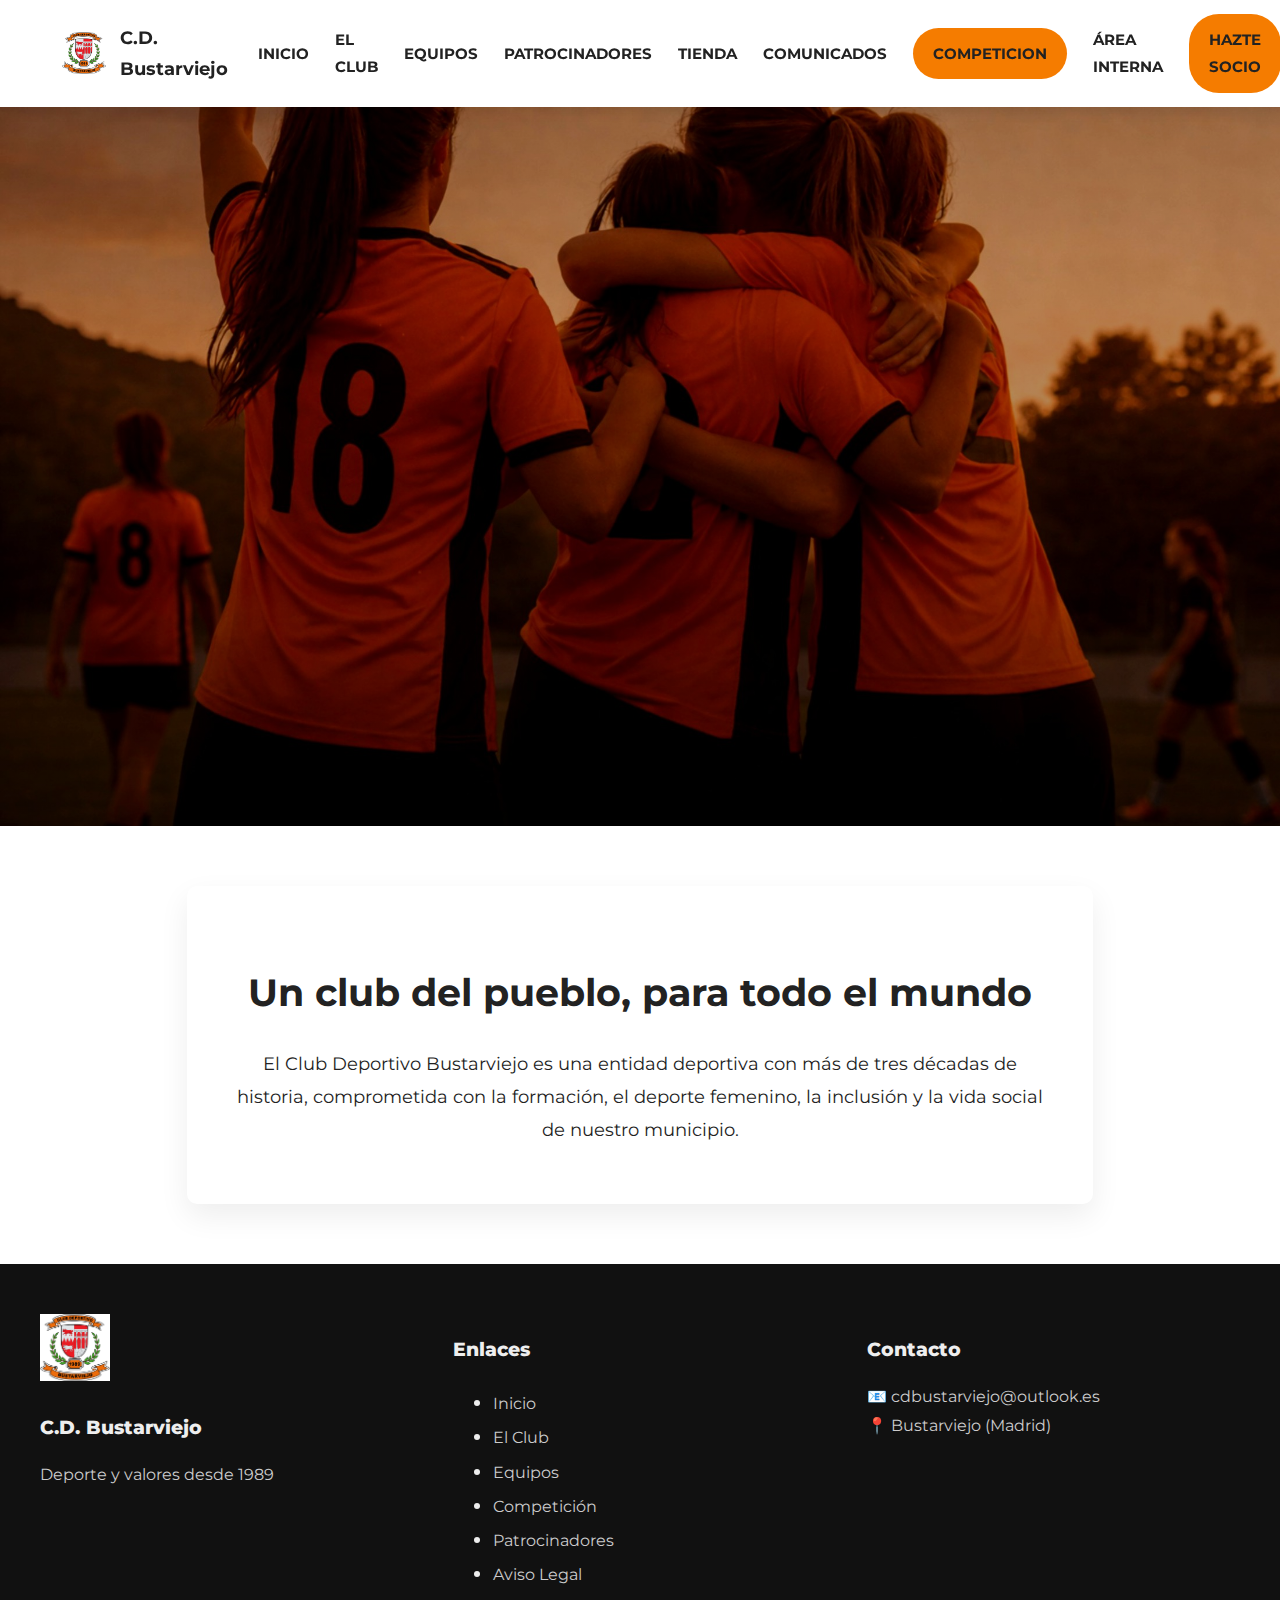
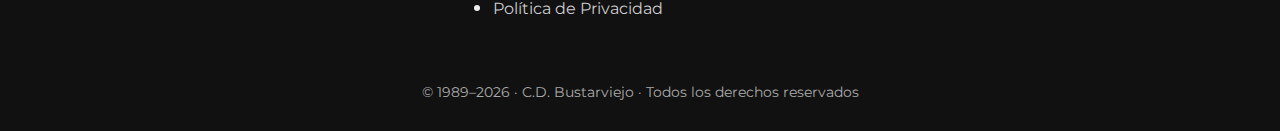
<file: index.html>
<!DOCTYPE html>
<html lang="es">
<head>
  <meta charset="UTF-8">
  <meta name="viewport" content="width=device-width, initial-scale=1.0">
  <title>C.D. Bustarviejo</title>

  <link href="https://fonts.googleapis.com/css2?family=Montserrat:wght@500;600;700&display=swap" rel="stylesheet">
  <link rel="stylesheet" href="css/styles.css">
</head>

<body>

<header class="header">
  <div class="header-contenido">

    <div class="logo">
      <img src="img/escudo.png" alt="Escudo C.D. Bustarviejo">
      <span>C.D. Bustarviejo</span>
    </div>

    <button class="menu-toggle" aria-label="Abrir menú">☰</button>

    <nav class="menu">
      <a href="index.html">Inicio</a>
      <a href="el-club.html">El Club</a>
      <a href="equipos.html">Equipos</a>
      <a href="patrocinadores.html">Patrocinadores</a>
      <a href="tienda.html">Tienda</a>
      <a href="comunicados.html">Comunicados</a>
     <a class="btn-menu" target="_blank"
         href="https://base44.app/api/apps/6992c6be619d2da592897991/functions/publicData">
      Competicion
      </a>
      <a href="area-interna.html">Área interna</a>
      <a class="btn-menu" target="_blank"
         href="https://alta-socio.vercel.app/alta-socio.html?ref=9TB4YE">
        Hazte socio
      </a>
    </nav>

  </div>
</header>

<!-- HERO -->
<section class="hero">
  <div class="contenido">
    <img class="escudo-grande" src="img/escudo.png" alt="Escudo">
    <h1>Club Deportivo Bustarviejo</h1>
    <p class="subtitulo">Deporte, valores y comunidad</p>

  <div class="botones-hero">
  <a class="btn principal"
     target="_blank"
     href="https://alta-socio.vercel.app/alta-socio.html?ref=9TB4YE">
    Hazte socio
  </a>

  <a class="btn secundario"
     target="_blank"
     href="https://alta-socio.vercel.app/jugadores.html">
    Nuevos jugadores
  </a>

<a class="btn secundario"
   target="_blank"
   href="https://base44.app/api/apps/6992c6be619d2da592897991/functions/publicData">
   Competición
</a>
</div>

    <p style="margin-top:30px; font-weight:600; opacity:0.9;">
      Síguenos en redes sociales
    </p>
<div class="redes-hero">
  <a href="https://www.facebook.com/cdbustarviejo/" target="_blank" aria-label="Facebook">
    <svg viewBox="0 0 24 24">
      <path fill="currentColor"
        d="M22 12a10 10 0 1 0-11.6 9.9v-7H8v-2.9h2.4V9.8c0-2.4 1.4-3.7 3.6-3.7
           1 0 2 .1 2 .1v2.3h-1.1c-1.1 0-1.4.7-1.4 1.4v1.7H16l-.4
           2.9h-2.3v7A10 10 0 0 0 22 12z"/>
    </svg>
  </a>

  <a href="https://www.instagram.com/cdbustarviejo/" target="_blank" aria-label="Instagram">
    <svg viewBox="0 0 24 24">
      <path fill="currentColor"
        d="M7 2C4.2 2 2 4.2 2 7v10c0 2.8 2.2 5 5 5h10c2.8 0 5-2.2
           5-5V7c0-2.8-2.2-5-5-5H7zm10 2c1.7 0 3 1.3 3
           3v10c0 1.7-1.3 3-3 3H7c-1.7 0-3-1.3-3-3V7c0-1.7
           1.3-3 3-3h10zM12 7.5A4.5 4.5 0 1 0 16.5 12
           4.5 4.5 0 0 0 12 7.5z"/>
    </svg>
  </a>
</div>

</section>

<!-- CONTENIDO -->
<section class="contenido-mejorado">
  <section class="bloque-texto" style="text-align:center;">
    <h2>Un club del pueblo, para todo el mundo</h2>
    <p>
      El Club Deportivo Bustarviejo es una entidad deportiva con más de tres décadas
      de historia, comprometida con la formación, el deporte femenino, la inclusión
      y la vida social de nuestro municipio.
    </p>
  </section>
</section>

<!-- FOOTER -->
<footer class="footer">
  <div class="footer-contenido">

    <div class="footer-col">
      <img src="img/escudo.png" class="footer-logo" alt="Escudo">
      <p class="footer-titulo">C.D. Bustarviejo</p>
      <p class="footer-texto">Deporte y valores desde 1989</p>
    </div>

    <div class="footer-col">
      <p class="footer-titulo">Enlaces</p>
      <ul class="footer-links">
        <li><a href="index.html">Inicio</a></li>
        <li><a href="el-club.html">El Club</a></li>
        <li><a href="equipos.html">Equipos</a></li>
<li>
  <a href="https://base44.app/api/apps/6992c6be619d2da592897991/functions/publicData"
     target="_blank"
     rel="noopener">
     Competición
  </a>
</li>
        <li><a href="patrocinadores.html">Patrocinadores</a></li>
        <li><a href="aviso-legal.html">Aviso Legal</a></li>
        <li><a href="privacidad.html">Política de Privacidad</a></li>
      </ul>
    </div>

    <div class="footer-col">
      <p class="footer-titulo">Contacto</p>
      <p class="footer-texto">
        📧 <a href="mailto:cdbustarviejo@outlook.es">cdbustarviejo@outlook.es</a><br>
        📍 Bustarviejo (Madrid)
      </p>
    </div>

  </div>

  <div class="footer-copy">
    © 1989–2026 · C.D. Bustarviejo · Todos los derechos reservados
  </div>
</footer>

<script>
  document.addEventListener('DOMContentLoaded', function () {
    const toggle = document.querySelector('.menu-toggle');
    const menu = document.querySelector('.menu');

    if (toggle && menu) {
      toggle.addEventListener('click', function () {
        menu.classList.toggle('activo');
      });
    }
  });
</script>

</body>
</html>
</file>
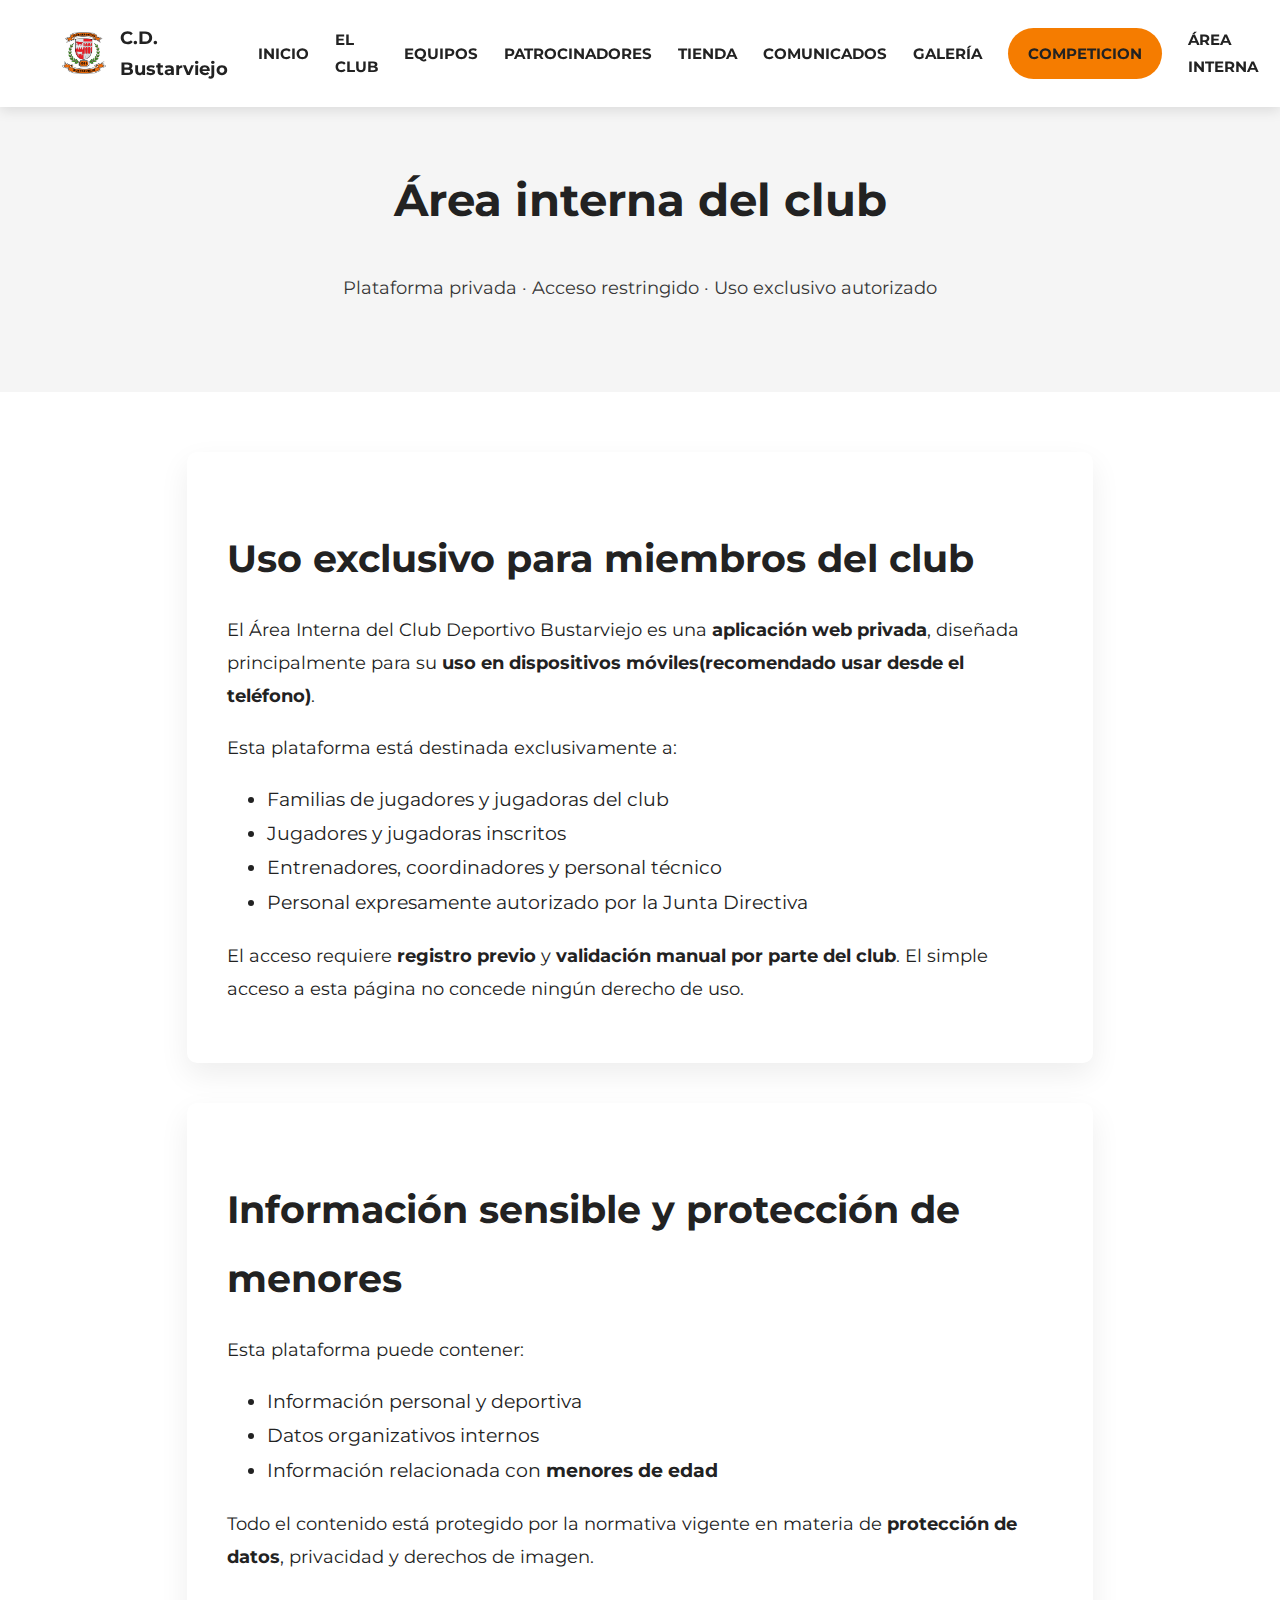
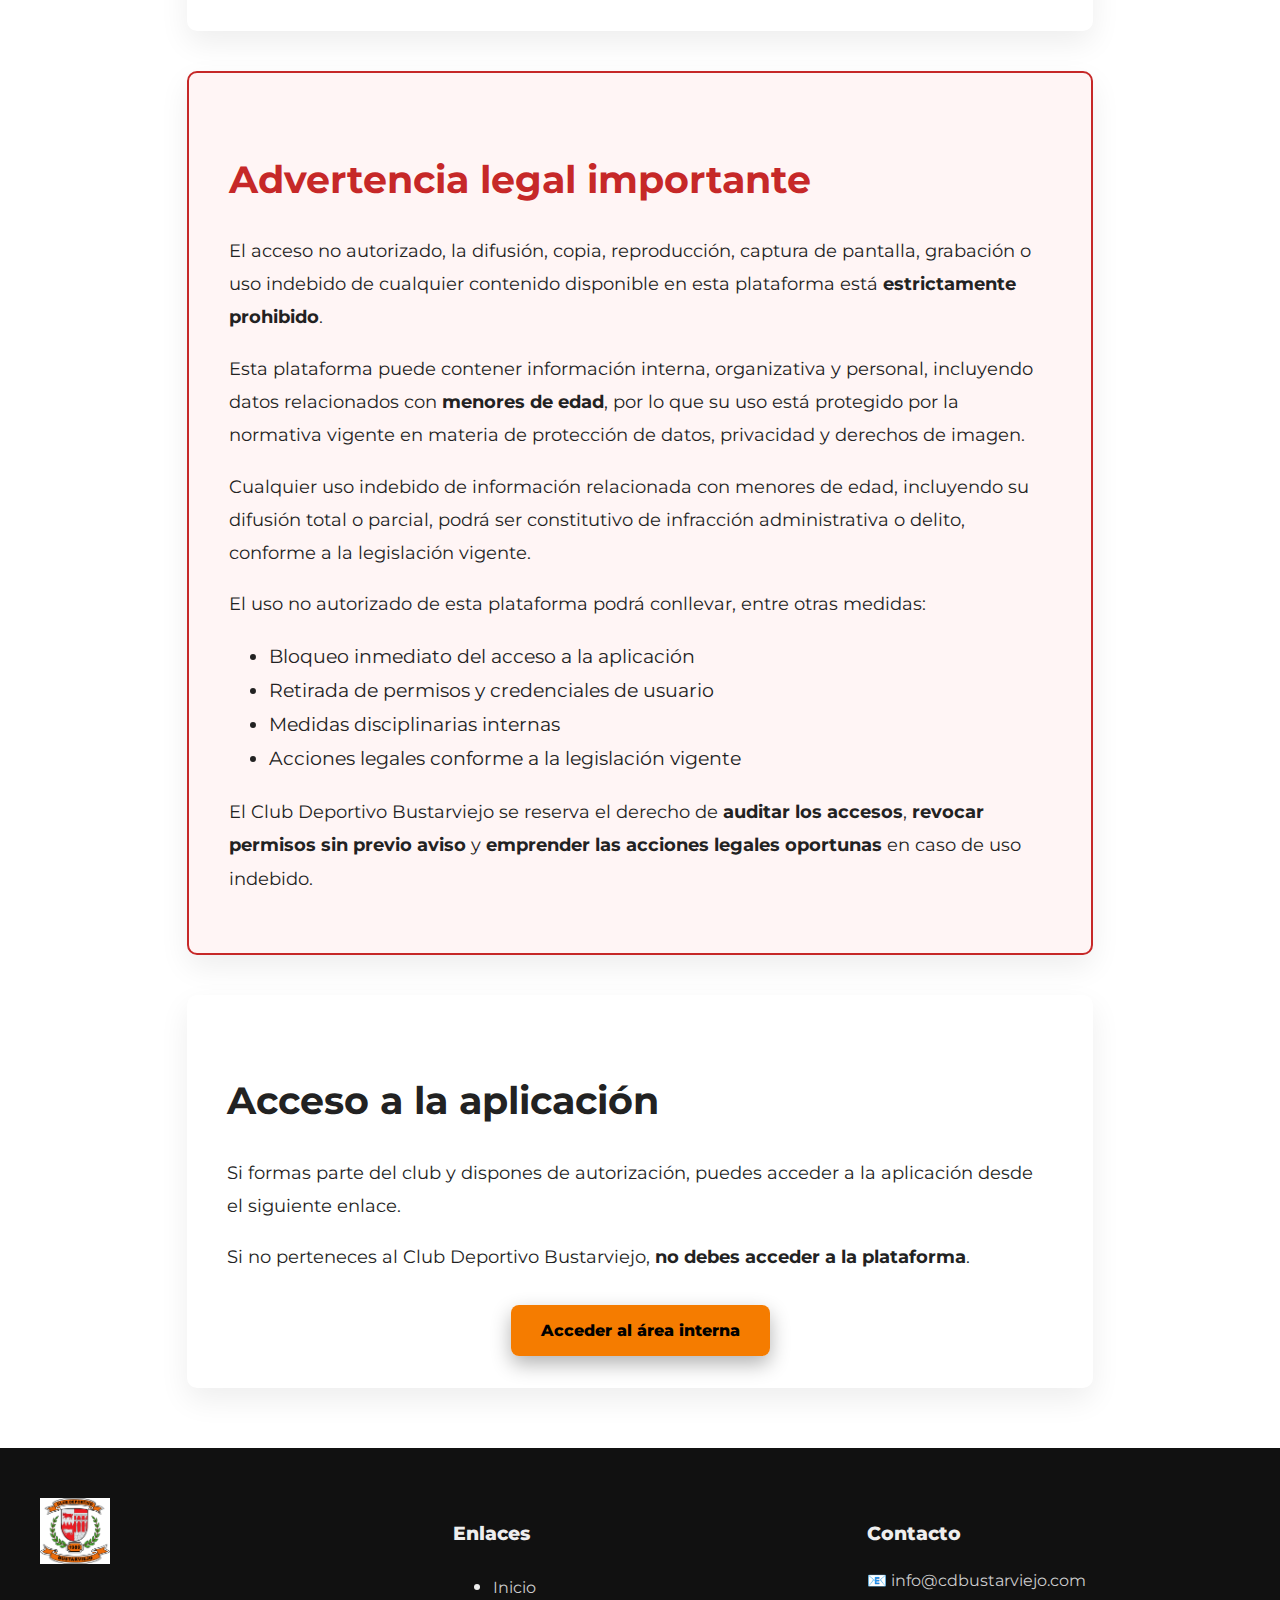
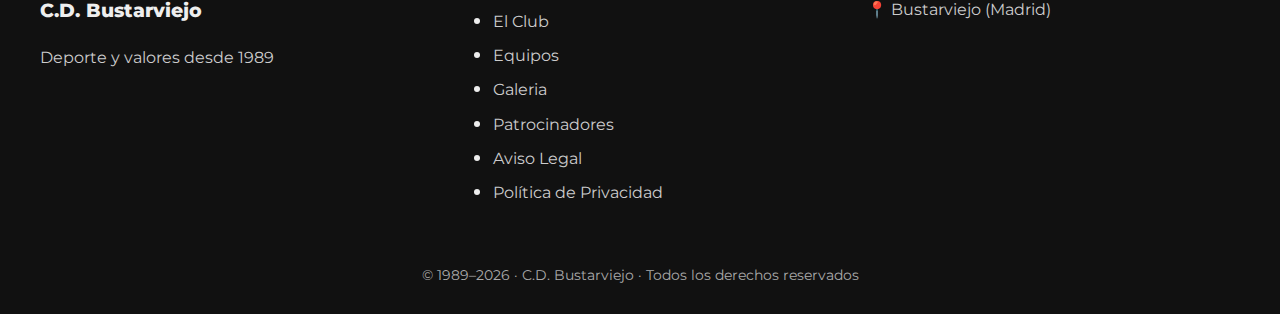
<file: area-interna.html>
<!DOCTYPE html>
<html lang="es">
<head>
  <meta charset="UTF-8">
  <meta name="viewport" content="width=device-width, initial-scale=1.0">

  <title>Área interna · C.D. Bustarviejo</title>

  <link href="https://fonts.googleapis.com/css2?family=Montserrat:wght@500;600;700&display=swap" rel="stylesheet">
  <link rel="stylesheet" href="css/styles.css">
</head>

<body>

<header class="header">
  <div class="header-contenido">

    <div class="logo">
      <img src="img/escudo.png" alt="Escudo C.D. Bustarviejo">
      <span>C.D. Bustarviejo</span>
    </div>

    <button class="menu-toggle" aria-label="Abrir menú">☰</button>

    <nav class="menu">
      <a href="index.html">Inicio</a>
      <a href="el-club.html">El Club</a>
      <a href="equipos.html">Equipos</a>
      <a href="patrocinadores.html">Patrocinadores</a>
      <a href="tienda.html">Tienda</a>
      <a href="comunicados.html">Comunicados</a>
      <a href="galeria.html">Galería</a>
     <a class="btn-menu" target="_blank"
         href="https://base44.app/api/apps/6992c6be619d2da592897991/functions/publicData">
      Competicion
      </a>
      <a href="area-interna.html">Área interna</a>
      <a class="btn-menu" target="_blank"
         href="https://alta-socio.vercel.app/alta-socio.html?ref=9TB4YE">
        Hazte socio
      </a>
    </nav>

  </div>
</header>

<section class="cabecera-pagina">
  <h1>Área interna del club</h1>
  <p>Plataforma privada · Acceso restringido · Uso exclusivo autorizado</p>
</section>

<section class="contenido-mejorado">

  <section class="bloque-texto">
    <h2>Uso exclusivo para miembros del club</h2>

    <p>
      El Área Interna del Club Deportivo Bustarviejo es una
      <strong>aplicación web privada</strong>, diseñada principalmente para su
      <strong>uso en dispositivos móviles(recomendado usar desde el teléfono)</strong>.
    </p>

    <p>
      Esta plataforma está destinada exclusivamente a:
    </p>

    <ul>
      <li>Familias de jugadores y jugadoras del club</li>
      <li>Jugadores y jugadoras inscritos</li>
      <li>Entrenadores, coordinadores y personal técnico</li>
      <li>Personal expresamente autorizado por la Junta Directiva</li>
    </ul>

    <p>
      El acceso requiere <strong>registro previo</strong> y
      <strong>validación manual por parte del club</strong>.
      El simple acceso a esta página no concede ningún derecho de uso.
    </p>
  </section>

  <section class="bloque-texto">
    <h2>Información sensible y protección de menores</h2>

    <p>
      Esta plataforma puede contener:
    </p>

    <ul>
      <li>Información personal y deportiva</li>
      <li>Datos organizativos internos</li>
      <li>Información relacionada con <strong>menores de edad</strong></li>
    </ul>

    <p>
      Todo el contenido está protegido por la normativa vigente en materia de
      <strong>protección de datos</strong>, privacidad y derechos de imagen.
    </p>
  </section>

 <section class="bloque-texto advertencia-legal">
  <h2>Advertencia legal importante</h2>

  <p>
    El acceso no autorizado, la difusión, copia, reproducción,
    captura de pantalla, grabación o uso indebido de cualquier
    contenido disponible en esta plataforma está
    <strong>estrictamente prohibido</strong>.
  </p>

  <p>
    Esta plataforma puede contener información interna,
    organizativa y personal, incluyendo datos relacionados con
    <strong>menores de edad</strong>, por lo que su uso está
    protegido por la normativa vigente en materia de
    protección de datos, privacidad y derechos de imagen.
  </p>

  <p>
    Cualquier uso indebido de información relacionada con menores
    de edad, incluyendo su difusión total o parcial, podrá ser
    constitutivo de infracción administrativa o delito, conforme
    a la legislación vigente.
  </p>

  <p>
    El uso no autorizado de esta plataforma podrá conllevar,
    entre otras medidas:
  </p>

  <ul>
    <li>Bloqueo inmediato del acceso a la aplicación</li>
    <li>Retirada de permisos y credenciales de usuario</li>
    <li>Medidas disciplinarias internas</li>
    <li>Acciones legales conforme a la legislación vigente</li>
  </ul>

  <p>
    El Club Deportivo Bustarviejo se reserva el derecho de
    <strong>auditar los accesos</strong>,
    <strong>revocar permisos sin previo aviso</strong> y
    <strong>emprender las acciones legales oportunas</strong>
    en caso de uso indebido.
  </p>
</section>


  <section class="bloque-texto">
    <h2>Acceso a la aplicación</h2>

    <p>
      Si formas parte del club y dispones de autorización,
      puedes acceder a la aplicación desde el siguiente enlace.
    </p>

    <p>
      Si no perteneces al Club Deportivo Bustarviejo,
      <strong>no debes acceder a la plataforma</strong>.
    </p>

    <div style="text-align:center; margin-top:40px;">
      <a href="https://app.cdbustarviejo.com/"
         target="_blank"
         class="btn principal">
        Acceder al área interna
      </a>
    </div>
  </section>

</section>

<footer class="footer">
  <div class="footer-contenido">

    <div class="footer-col">
      <img src="img/escudo.png" class="footer-logo" alt="Escudo">
      <p class="footer-titulo">C.D. Bustarviejo</p>
      <p class="footer-texto">Deporte y valores desde 1989</p>
    </div>

    <div class="footer-col">
      <p class="footer-titulo">Enlaces</p>
      <ul class="footer-links">
        <li><a href="index.html">Inicio</a></li>
        <li><a href="el-club.html">El Club</a></li>
        <li><a href="equipos.html">Equipos</a></li>
         <li><a href="galeria.html">Galeria</a></li>
        <li><a href="patrocinadores.html">Patrocinadores</a></li>
        <li><a href="aviso-legal.html">Aviso Legal</a></li>
        <li><a href="privacidad.html">Política de Privacidad</a></li>
      </ul>
    </div>

    <div class="footer-col">
      <p class="footer-titulo">Contacto</p>
      <p class="footer-texto">
        📧 <a href="mailto:info@cdbustarviejo.com">info@cdbustarviejo.com</a><br>
        📍 Bustarviejo (Madrid)
      </p>
    </div>

  </div>

  <div class="footer-copy">
    © 1989–2026 · C.D. Bustarviejo · Todos los derechos reservados
  </div>
</footer>

<script>
document.addEventListener('DOMContentLoaded', function () {
  const toggle = document.querySelector('.menu-toggle');
  const menu = document.querySelector('.menu');

  if (toggle && menu) {
    toggle.addEventListener('click', function () {
      menu.classList.toggle('activo');
    });
  }
});
</script>

</body>
</html>
</file>
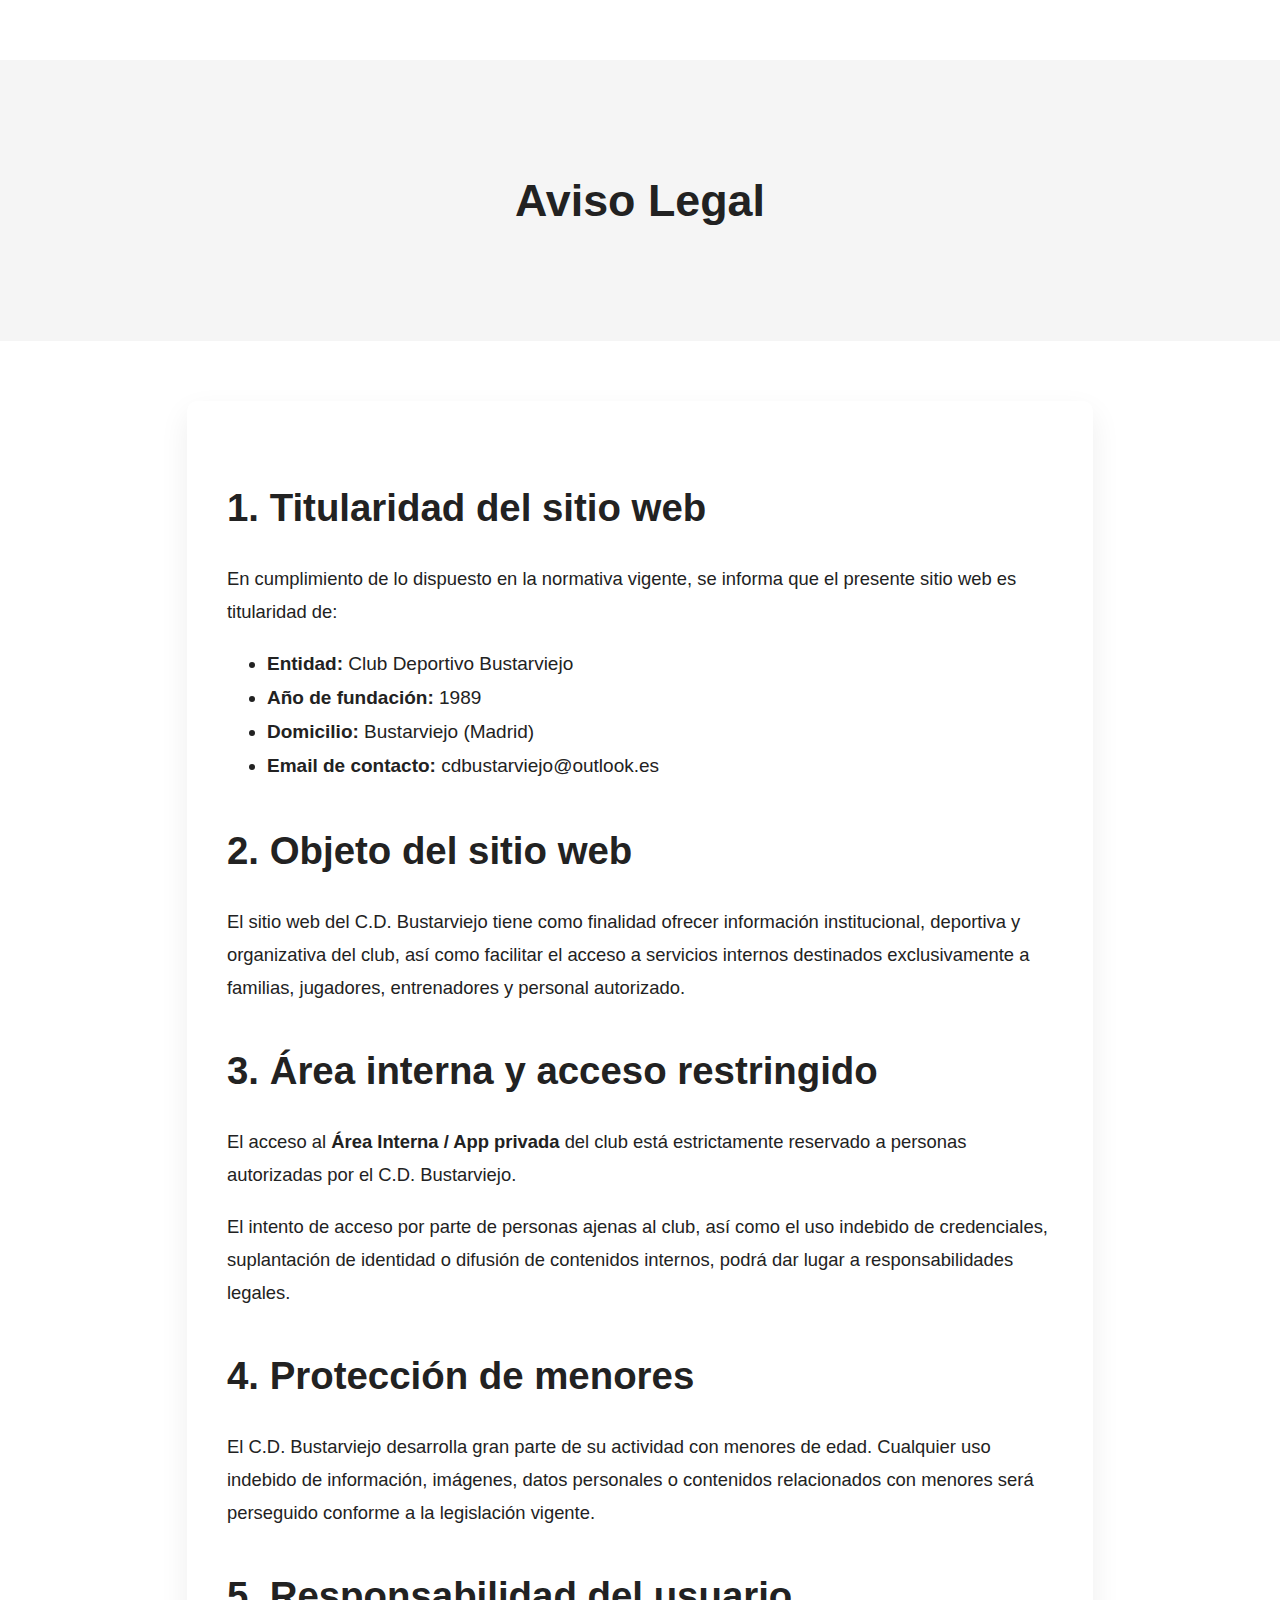
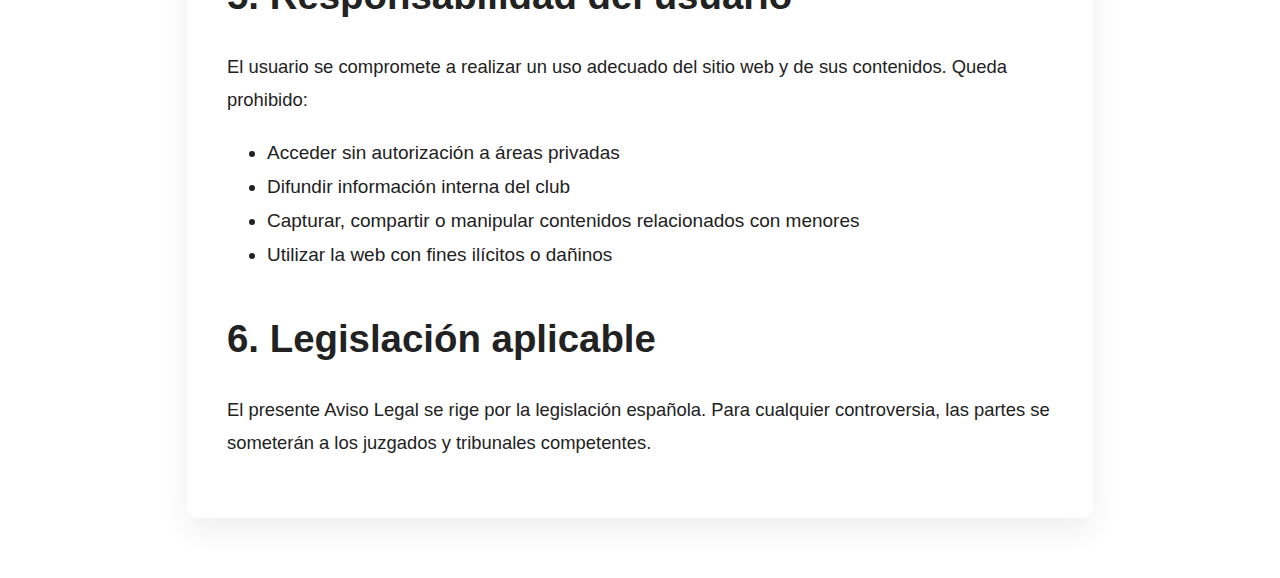
<file: aviso-legal.html>
<!DOCTYPE html>
<html lang="es">
<head>
  <!-- Google tag (gtag.js) -->
<script async src="https://www.googletagmanager.com/gtag/js?id=G-Y70GTP9W0J"></script>
<script>
  window.dataLayer = window.dataLayer || [];
  function gtag(){dataLayer.push(arguments);}
  gtag('js', new Date());

  gtag('config', 'G-Y70GTP9W0J');
</script>
  <meta charset="UTF-8">
  <meta name="viewport" content="width=device-width, initial-scale=1.0">
  <title>Aviso Legal · C.D. Bustarviejo</title>
  <link rel="stylesheet" href="css/styles.css">
</head>
<body>

<section class="cabecera-pagina">
  <h1>Aviso Legal</h1>
</section>

<section class="contenido-mejorado">
  <section class="bloque-texto">

    <h2>1. Titularidad del sitio web</h2>
    <p>
      En cumplimiento de lo dispuesto en la normativa vigente, se informa que el presente sitio web es titularidad de:
    </p>
    <ul>
      <li><strong>Entidad:</strong> Club Deportivo Bustarviejo</li>
      <li><strong>Año de fundación:</strong> 1989</li>
      <li><strong>Domicilio:</strong> Bustarviejo (Madrid)</li>
      <li><strong>Email de contacto:</strong> cdbustarviejo@outlook.es</li>
    </ul>

    <h2>2. Objeto del sitio web</h2>
    <p>
      El sitio web del C.D. Bustarviejo tiene como finalidad ofrecer información
      institucional, deportiva y organizativa del club, así como facilitar el
      acceso a servicios internos destinados exclusivamente a familias, jugadores,
      entrenadores y personal autorizado.
    </p>

    <h2>3. Área interna y acceso restringido</h2>
    <p>
      El acceso al <strong>Área Interna / App privada</strong> del club está
      estrictamente reservado a personas autorizadas por el C.D. Bustarviejo.
    </p>
    <p>
      El intento de acceso por parte de personas ajenas al club, así como el uso
      indebido de credenciales, suplantación de identidad o difusión de contenidos
      internos, podrá dar lugar a responsabilidades legales.
    </p>

    <h2>4. Protección de menores</h2>
    <p>
      El C.D. Bustarviejo desarrolla gran parte de su actividad con menores de edad.
      Cualquier uso indebido de información, imágenes, datos personales o contenidos
      relacionados con menores será perseguido conforme a la legislación vigente.
    </p>

    <h2>5. Responsabilidad del usuario</h2>
    <p>
      El usuario se compromete a realizar un uso adecuado del sitio web y de sus
      contenidos. Queda prohibido:
    </p>
    <ul>
      <li>Acceder sin autorización a áreas privadas</li>
      <li>Difundir información interna del club</li>
      <li>Capturar, compartir o manipular contenidos relacionados con menores</li>
      <li>Utilizar la web con fines ilícitos o dañinos</li>
    </ul>

    <h2>6. Legislación aplicable</h2>
    <p>
      El presente Aviso Legal se rige por la legislación española. Para cualquier
      controversia, las partes se someterán a los juzgados y tribunales competentes.
    </p>

  </section>
</section>

</body>
</html>
</file>
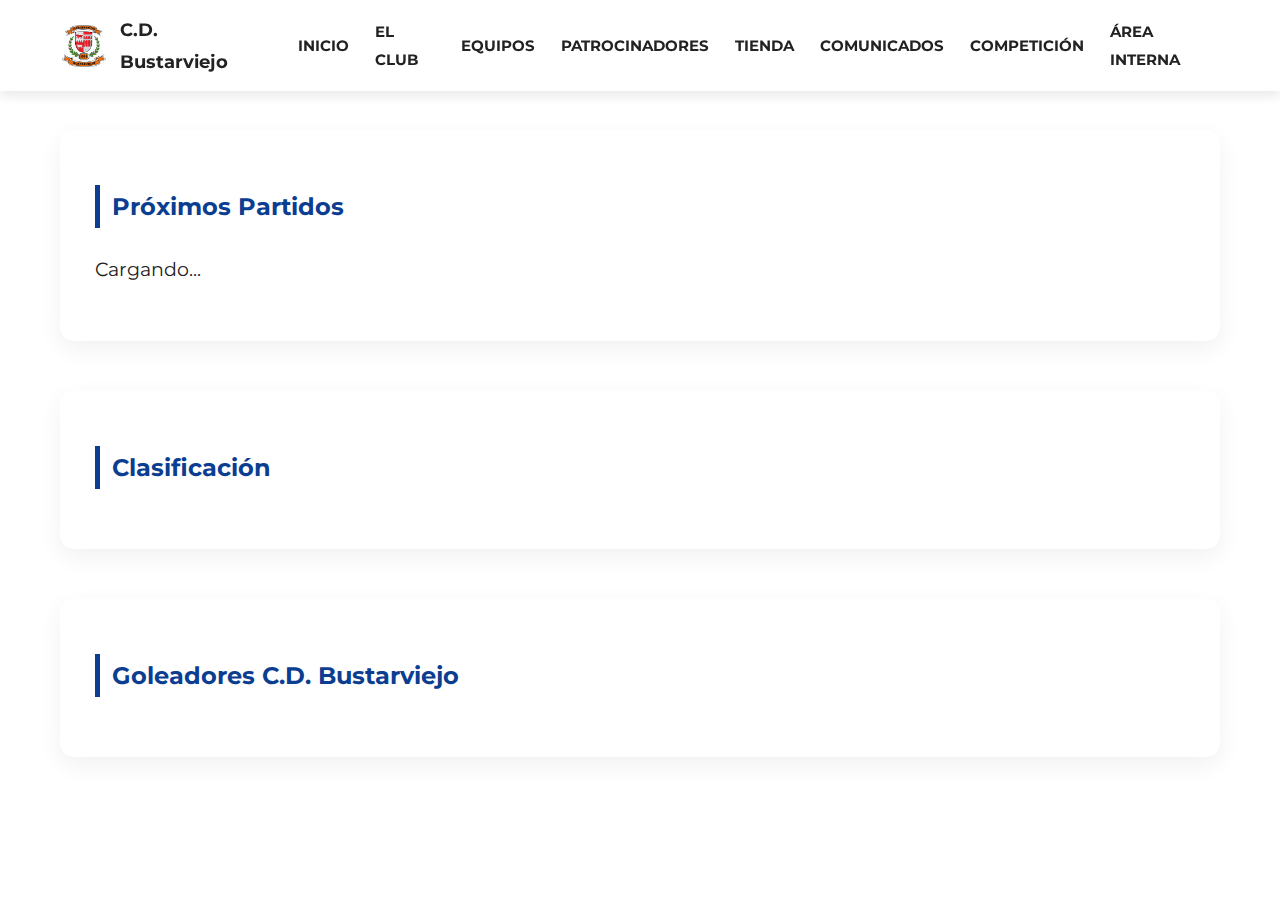
<file: competicion.html>
<!DOCTYPE html>
<html lang="es">
<head>
<meta charset="UTF-8">
<meta name="viewport" content="width=device-width, initial-scale=1.0">
<title>Competición - C.D. Bustarviejo</title>

<link href="https://fonts.googleapis.com/css2?family=Montserrat:wght@500;600;700&display=swap" rel="stylesheet">
<link rel="stylesheet" href="css/styles.css">

<style>
.contenedor-competicion {
  max-width: 1200px;
  margin: 70px auto;
  padding: 0 20px;
}

.bloque {
  background: white;
  padding: 35px;
  margin-bottom: 50px;
  border-radius: 14px;
  box-shadow: 0 8px 25px rgba(0,0,0,0.06);
}

.bloque h2 {
  font-size: 24px;
  margin-bottom: 25px;
  color: #0b3d91;
  border-left: 5px solid #0b3d91;
  padding-left: 12px;
}

.partido {
  padding: 14px 0;
  border-bottom: 1px solid #eee;
}

table {
  width: 100%;
  border-collapse: collapse;
  margin-top: 20px;
  font-size: 14px;
}

th {
  background: #0b3d91;
  color: white;
  padding: 10px;
  font-size: 12px;
  text-transform: uppercase;
}

td {
  padding: 8px;
  border-bottom: 1px solid #eee;
}

tr:hover {
  background: #f5f8ff;
}

.club-propio {
  background: #e6f0ff !important;
  font-weight: 600;
}

ul {
  padding-left: 20px;
}

@media (max-width: 768px) {
  table {
    font-size: 12px;
  }
}
</style>
</head>

<body>

<header class="header">
  <div class="header-contenido">
    <div class="logo">
      <img src="img/escudo.png" alt="Escudo">
      <span>C.D. Bustarviejo</span>
    </div>

    <button class="menu-toggle">☰</button>

    <nav class="menu">
      <a href="index.html">Inicio</a>
      <a href="el-club.html">El Club</a>
      <a href="equipos.html">Equipos</a>
      <a href="patrocinadores.html">Patrocinadores</a>
      <a href="tienda.html">Tienda</a>
      <a href="comunicados.html">Comunicados</a>
      <a href="competicion.html">Competición</a>
      <a href="area-interna.html">Área interna</a>
    </nav>
  </div>
</header>

<section class="contenedor-competicion">

  <div class="bloque" id="proximos">
    <h2>Próximos Partidos</h2>
    <p>Cargando...</p>
  </div>

  <div class="bloque" id="clasificacion">
    <h2>Clasificación</h2>
  </div>

  <div class="bloque" id="goleadores">
    <h2>Goleadores C.D. Bustarviejo</h2>
  </div>

</section>

<script>
document.querySelector('.menu-toggle').addEventListener('click', function() {
  document.querySelector('.menu').classList.toggle('activo');
});

async function cargarDatos() {

  const url = "https://base44.app/api/apps/6992c6be619d2da592897991/functions/publicData";

  try {
    const response = await fetch(url);
    const data = await response.json();

    pintarPartidos(data.proximos_partidos);
    pintarClasificacion(data.clasificaciones);
    pintarGoleadores(data.goleadores);

  } catch (error) {
    console.error(error);
  }
}

function pintarPartidos(lista) {

  const cont = document.getElementById("proximos");
  cont.innerHTML = "<h2>Próximos Partidos</h2>";

  if (!lista || lista.length === 0) {
    cont.innerHTML += "<p>No hay partidos programados.</p>";
    return;
  }

  lista.forEach(p => {
    cont.innerHTML += `
      <div class="partido">
        📅 <strong>${p.fecha} ${p.hora}</strong><br>
        ⚽ ${p.local} vs ${p.visitante}<br>
        📍 ${p.campo || ""}
      </div>
    `;
  });
}

function pintarClasificacion(obj) {

  const cont = document.getElementById("clasificacion");
  cont.innerHTML = "<h2>Clasificación</h2>";

  if (!obj) return;

  for (let categoria in obj) {

    cont.innerHTML += `
      <h3>${categoria}</h3>
      <table>
        <tr>
          <th>#</th>
          <th>Equipo</th>
          <th>PJ</th>
          <th>G</th>
          <th>E</th>
          <th>P</th>
          <th>GF</th>
          <th>GC</th>
          <th>DG</th>
          <th>Pts</th>
        </tr>
    `;

    obj[categoria].forEach(linea => {

      if (typeof linea === "string") {

        const partes = linea.trim().split(/\s+/);
        const posicion = partes[0];

        const numeros = partes.slice(-8);
        const nombreEquipo = partes.slice(1, partes.length - 8).join(" ");

        const esNuestro = nombreEquipo.toLowerCase().includes("bustarviejo");

        cont.innerHTML += `
          <tr class="${esNuestro ? 'club-propio' : ''}">
            <td>${posicion}</td>
            <td>${nombreEquipo}</td>
            <td>${numeros[0]}</td>
            <td>${numeros[1]}</td>
            <td>${numeros[2]}</td>
            <td>${numeros[3]}</td>
            <td>${numeros[4]}</td>
            <td>${numeros[5]}</td>
            <td>${numeros[6]}</td>
            <td>${numeros[7]}</td>
          </tr>
        `;
      }

    });

    cont.innerHTML += "</table>";
  }
}

function pintarGoleadores(obj) {

  const cont = document.getElementById("goleadores");
  cont.innerHTML = "<h2>Goleadores C.D. Bustarviejo</h2>";

  if (!obj) return;

  for (let categoria in obj) {

    const jugadoresClub = obj[categoria].filter(j =>
      j.equipo && j.equipo.toLowerCase().includes("bustarviejo")
    );

    if (jugadoresClub.length === 0) continue;

    cont.innerHTML += `<h3>${categoria}</h3><ul>`;

    jugadoresClub.forEach(j => {
      cont.innerHTML += `<li><strong>${j.jugador}</strong> — ${j.goles} goles</li>`;
    });

    cont.innerHTML += "</ul>";
  }
}

cargarDatos();
</script>

</body>
</html>
</file>
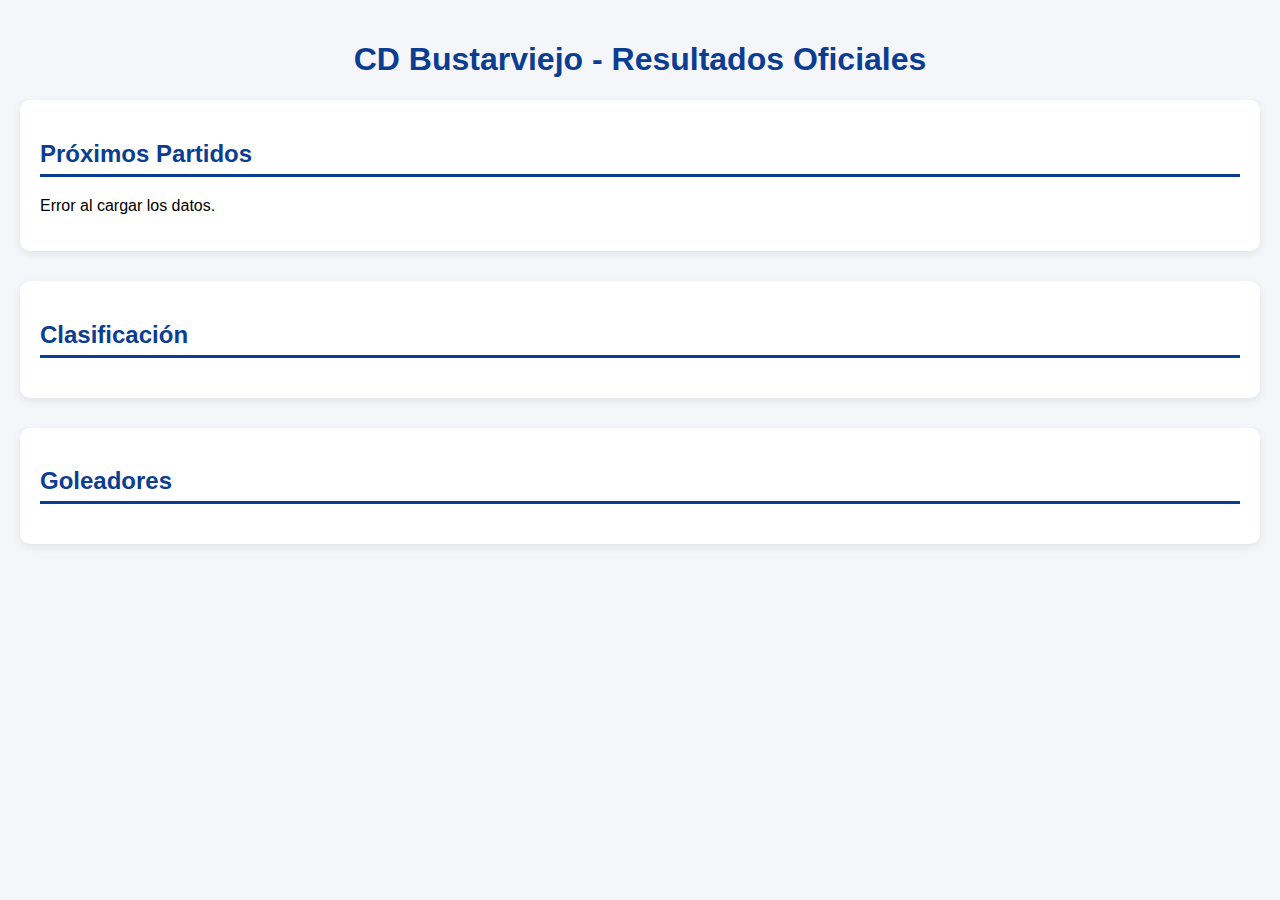
<file: Competición.html>
<!DOCTYPE html>
<html lang="es">
<head>
<meta charset="UTF-8">
<meta name="viewport" content="width=device-width, initial-scale=1.0">
<title>Resultados y Clasificaciones - CD Bustarviejo</title>

<style>
body {
    font-family: Arial, sans-serif;
    background: #f4f6f9;
    margin: 0;
    padding: 20px;
}

h1 {
    text-align: center;
    color: #0b3d91;
}

section {
    background: #ffffff;
    padding: 20px;
    margin-bottom: 30px;
    border-radius: 10px;
    box-shadow: 0 3px 8px rgba(0,0,0,0.08);
}

h2 {
    border-bottom: 3px solid #0b3d91;
    padding-bottom: 6px;
    color: #0b3d91;
}

.partido {
    padding: 10px 0;
    border-bottom: 1px solid #e0e0e0;
}

table {
    width: 100%;
    border-collapse: collapse;
    margin-top: 15px;
}

th, td {
    padding: 8px;
    text-align: left;
    border-bottom: 1px solid #ddd;
}

th {
    background-color: #0b3d91;
    color: white;
}

ul {
    padding-left: 20px;
}
</style>
</head>

<body>

<h1>CD Bustarviejo - Resultados Oficiales</h1>

<section id="proximos">
    <h2>Próximos Partidos</h2>
    <p>Cargando datos...</p>
</section>

<section id="clasificacion">
    <h2>Clasificación</h2>
</section>

<section id="goleadores">
    <h2>Goleadores</h2>
</section>

<script>
async function cargarDatos() {

    const url = "https://base44.app/api/apps/6992c6be619d2da592897991/functions/publicData";

    try {
        const response = await fetch(url);

        if (!response.ok) {
            throw new Error("Error al conectar con la API");
        }

        const data = await response.json();

        pintarPartidos(data.proximos_partidos);
        pintarClasificacion(data.clasificaciones);
        pintarGoleadores(data.goleadores);

    } catch (error) {
        document.getElementById("proximos").innerHTML =
            "<h2>Próximos Partidos</h2><p>Error al cargar los datos.</p>";
        console.error(error);
    }
}

function pintarPartidos(lista) {

    const cont = document.getElementById("proximos");
    cont.innerHTML = "<h2>Próximos Partidos</h2>";

    if (!lista || lista.length === 0) {
        cont.innerHTML += "<p>No hay partidos programados.</p>";
        return;
    }

    lista.forEach(p => {
        cont.innerHTML += `
            <div class="partido">
                📅 <strong>${p.fecha} ${p.hora}</strong><br>
                ⚽ ${p.local} vs ${p.visitante}<br>
                📍 ${p.campo || ""}
            </div>
        `;
    });
}

function pintarClasificacion(obj) {

    const cont = document.getElementById("clasificacion");

    if (!obj) return;

    for (let categoria in obj) {

        cont.innerHTML += `<h3>${categoria}</h3>`;

        cont.innerHTML += `
            <table>
                <tr>
                    <th>Pos</th>
                    <th>Equipo</th>
                    <th>Puntos</th>
                </tr>
        `;

        obj[categoria].forEach(e => {
            cont.innerHTML += `
                <tr>
                    <td>${e.posicion}</td>
                    <td>${e.equipo}</td>
                    <td>${e.puntos}</td>
                </tr>
            `;
        });

        cont.innerHTML += "</table>";
    }
}

function pintarGoleadores(obj) {

    const cont = document.getElementById("goleadores");

    if (!obj) return;

    for (let categoria in obj) {

        cont.innerHTML += `<h3>${categoria}</h3><ul>`;

        obj[categoria].forEach(j => {
            cont.innerHTML += `<li>${j.jugador} — ${j.goles} goles</li>`;
        });

        cont.innerHTML += "</ul>";
    }
}

cargarDatos();
</script>

</body>
</html>
</file>
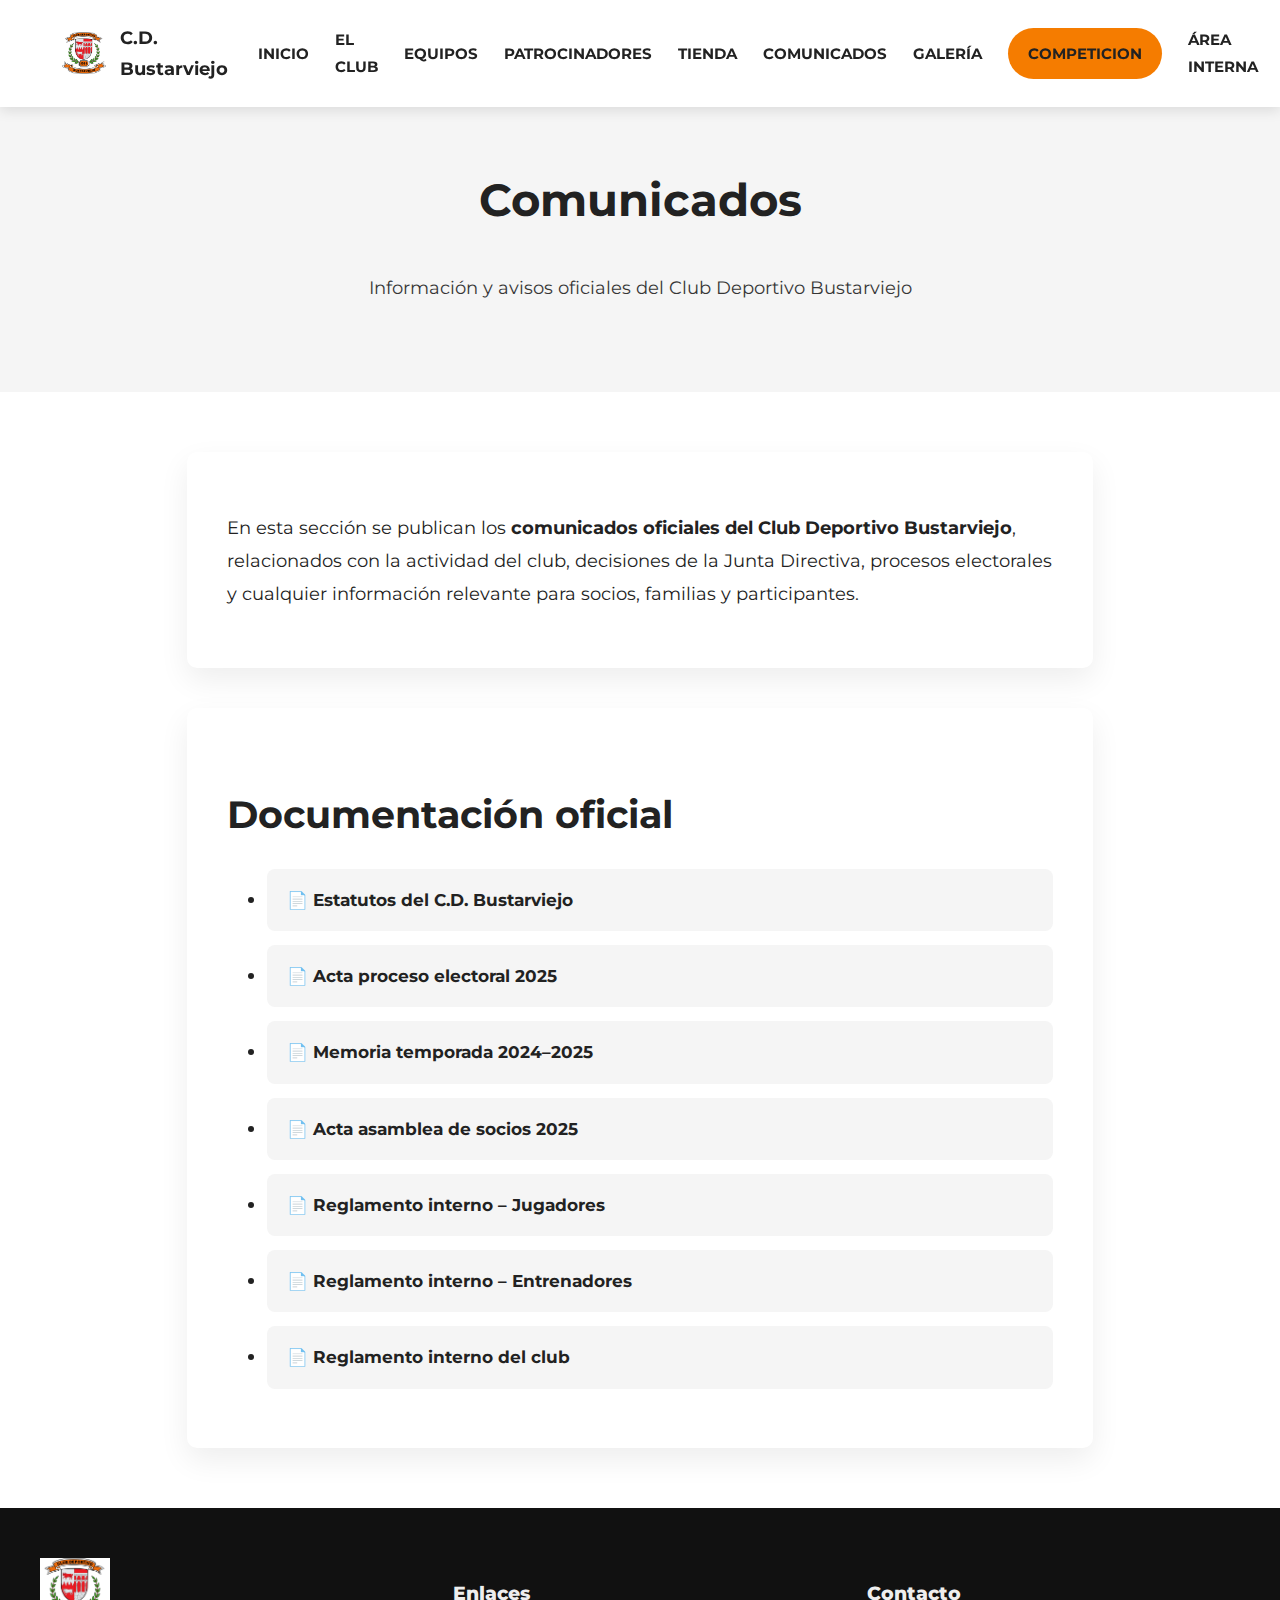
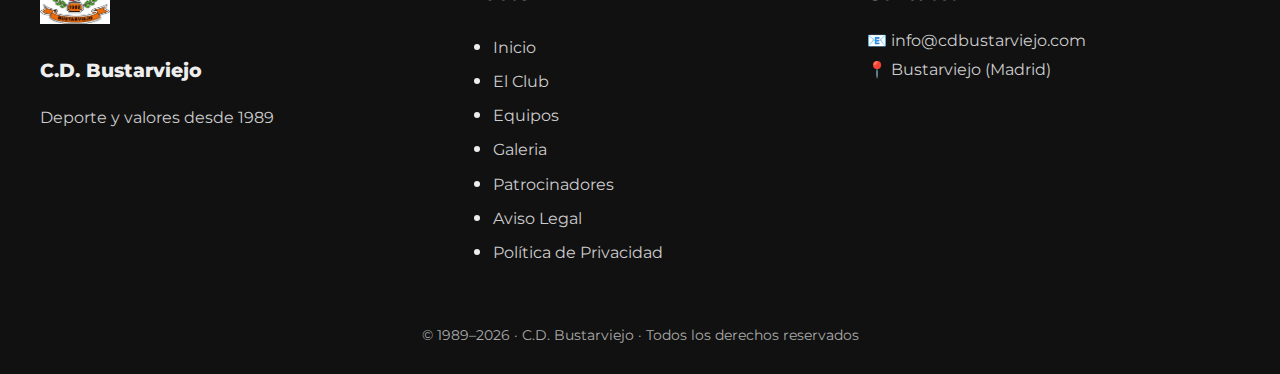
<file: comunicados.html>
<!DOCTYPE html>
<html lang="es">
<head>
  <!-- Google tag (gtag.js) -->
<script async src="https://www.googletagmanager.com/gtag/js?id=G-Y70GTP9W0J"></script>
<script>
  window.dataLayer = window.dataLayer || [];
  function gtag(){dataLayer.push(arguments);}
  gtag('js', new Date());

  gtag('config', 'G-Y70GTP9W0J');
</script>
  <meta charset="UTF-8">
  <meta name="viewport" content="width=device-width, initial-scale=1.0">

  <title>Comunicados · C.D. Bustarviejo</title>

  <link href="https://fonts.googleapis.com/css2?family=Montserrat:wght@500;600;700&display=swap" rel="stylesheet">
  <link rel="stylesheet" href="css/styles.css">
</head>

<body>

<header class="header">
  <div class="header-contenido">

    <div class="logo">
      <img src="img/escudo.png" alt="Escudo C.D. Bustarviejo">
      <span>C.D. Bustarviejo</span>
    </div>

    <button class="menu-toggle" aria-label="Abrir menú">☰</button>

    <nav class="menu">
      <a href="index.html">Inicio</a>
      <a href="el-club.html">El Club</a>
      <a href="equipos.html">Equipos</a>
      <a href="patrocinadores.html">Patrocinadores</a>
      <a href="tienda.html">Tienda</a>
      <a href="comunicados.html">Comunicados</a>
      <a href="galeria.html">Galería</a>
      <a class="btn-menu" target="_blank"
         href="https://base44.app/api/apps/6992c6be619d2da592897991/functions/publicData">
        Competicion
      </a>
      <a href="area-interna.html">Área interna</a>
      <a class="btn-menu" target="_blank"
         href="https://alta-socio.vercel.app/alta-socio.html?ref=9TB4YE">
        Hazte socio
      </a>
    </nav>
  </div>
</header>

<section class="cabecera-pagina">
  <h1>Comunicados</h1>
  <p>Información y avisos oficiales del Club Deportivo Bustarviejo</p>
</section>

<main class="contenido-mejorado">

  <section class="bloque-texto">
    <p>
      En esta sección se publican los <strong>comunicados oficiales del Club Deportivo Bustarviejo</strong>,
      relacionados con la actividad del club, decisiones de la Junta Directiva, procesos electorales
      y cualquier información relevante para socios, familias y participantes.
    </p>
  </section>

  <section class="bloque-texto">
    <h2>Documentación oficial</h2>

    <ul class="lista-documentos">

      <li>
        <a href="/docs/estatutos-cd-bustarviejo.pdf" download>
          📄 Estatutos del C.D. Bustarviejo
        </a>
      </li>

      <li>
        <a href="/docs/acta-proceso-electoral-2025.pdf" download>
          📄 Acta proceso electoral 2025
        </a>
      </li>

      <li>
        <a href="/docs/memoria-temporada-2024-2025.docx" download>
          📄 Memoria temporada 2024–2025
        </a>
      </li>

      <li>
        <a href="/docs/acta-asamblea-socios-2025.pdf" download>
          📄 Acta asamblea de socios 2025
        </a>
      </li>

      <li>
        <a href="/docs/reglamento-interno-jugadores.pdf" download>
          📄 Reglamento interno – Jugadores
        </a>
      </li>

      <li>
        <a href="/docs/reglamento-interno-entrenadores.pdf" download>
          📄 Reglamento interno – Entrenadores
        </a>
      </li>

      <li>
        <a href="/docs/reglamento-interno-club.pdf" download>
          📄 Reglamento interno del club
        </a>
      </li>

    </ul>
  </section>

</main>

<footer class="footer">
  <div class="footer-contenido">

    <div class="footer-col">
      <img src="img/escudo.png" alt="Escudo C.D. Bustarviejo" class="footer-logo">
      <p class="footer-titulo">C.D. Bustarviejo</p>
      <p class="footer-texto">Deporte y valores desde 1989</p>
    </div>

    <div class="footer-col">
      <p class="footer-titulo">Enlaces</p>
      <ul class="footer-links">
        <li><a href="index.html">Inicio</a></li>
        <li><a href="el-club.html">El Club</a></li>
        <li><a href="equipos.html">Equipos</a></li>
        <li><a href="galeria.html">Galeria</a></li>
        <li><a href="patrocinadores.html">Patrocinadores</a></li>
        <li><a href="aviso-legal.html">Aviso Legal</a></li>
        <li><a href="privacidad.html">Política de Privacidad</a></li>
      </ul>
    </div>

    <div class="footer-col">
      <p class="footer-titulo">Contacto</p>
      <p class="footer-texto">
        📧 <a href="mailto:info@cdbustarviejo.com">info@cdbustarviejo.com</a><br>
        📍 Bustarviejo (Madrid)
      </p>
    </div>

  </div>

  <div class="footer-copy">
    © 1989–2026 · C.D. Bustarviejo · Todos los derechos reservados
  </div>
</footer>

<!-- SCRIPT MENÚ HAMBURGUESA -->
<script>
  document.addEventListener('DOMContentLoaded', function () {
    const toggle = document.querySelector('.menu-toggle');
    const menu = document.querySelector('.menu');

    if (toggle && menu) {
      toggle.addEventListener('click', function () {
        menu.classList.toggle('activo');
      });
    }
  });
</script>

</body>
</html>
</file>
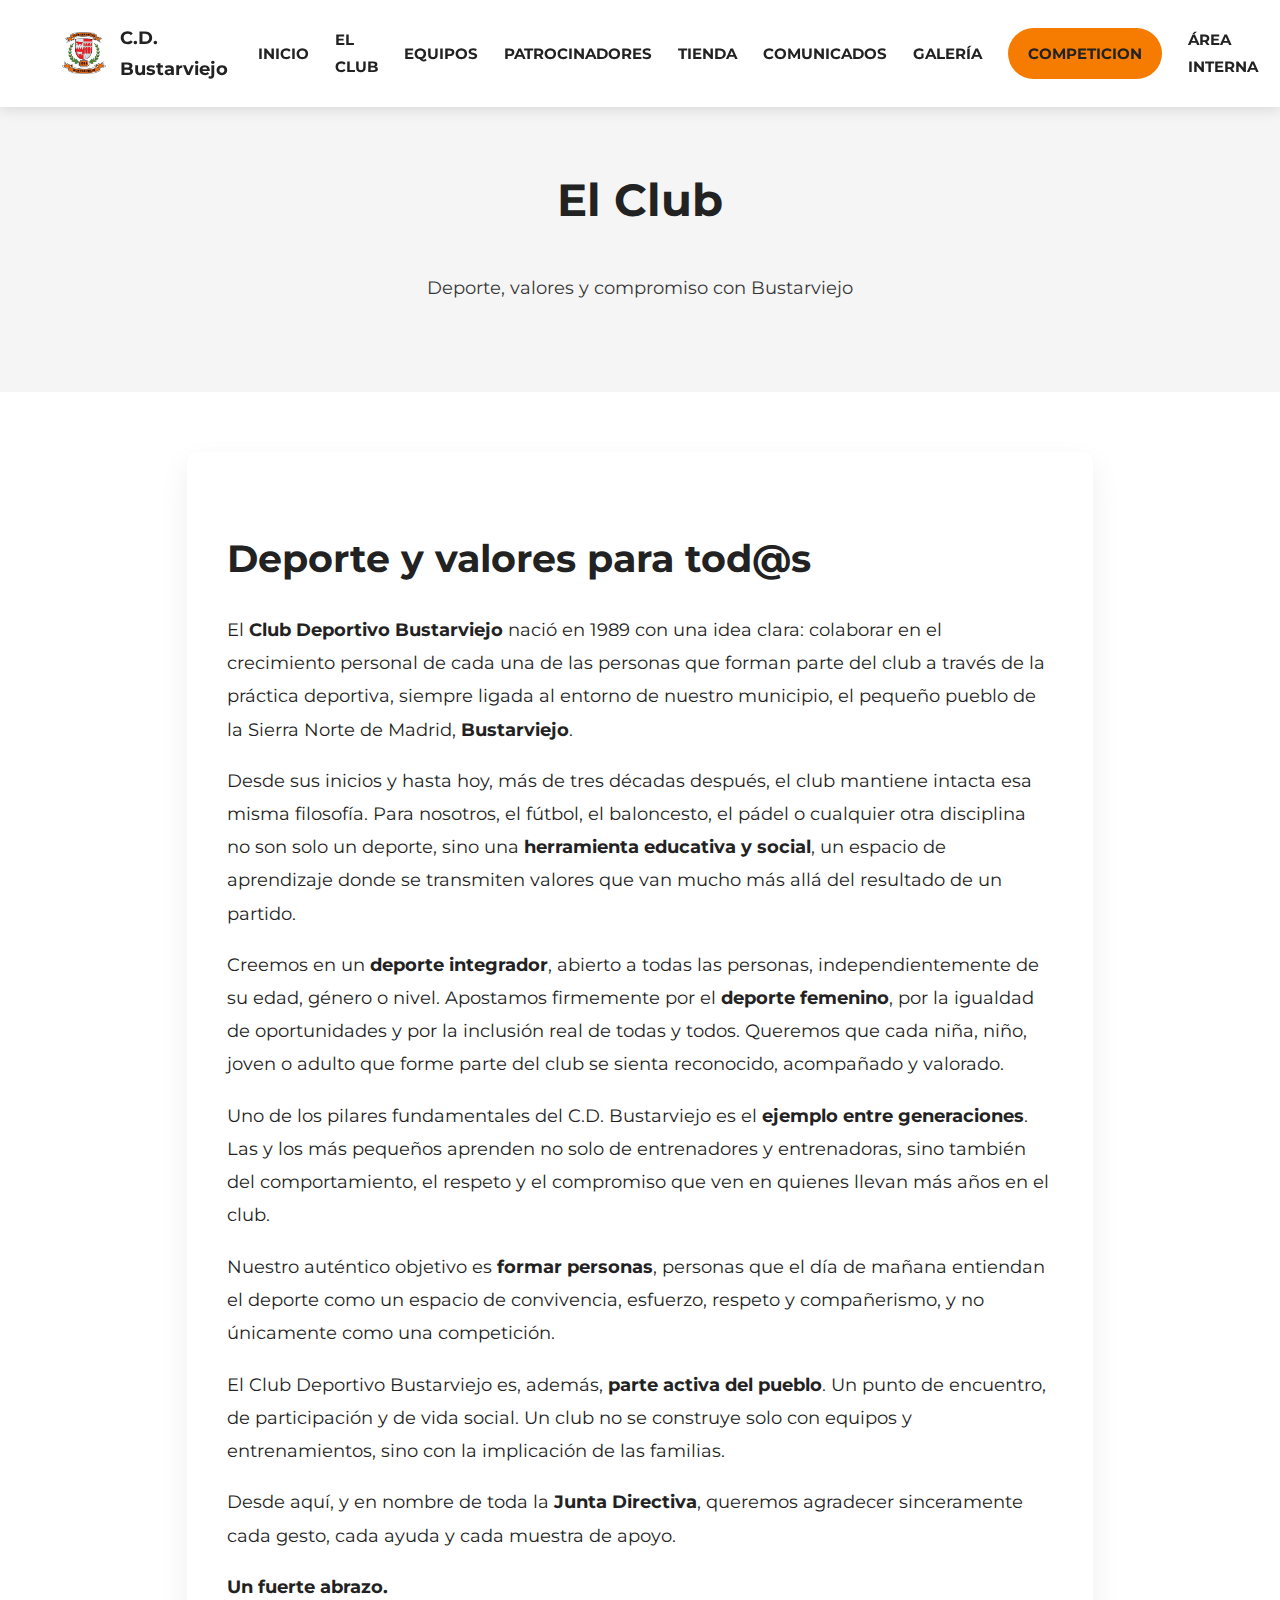
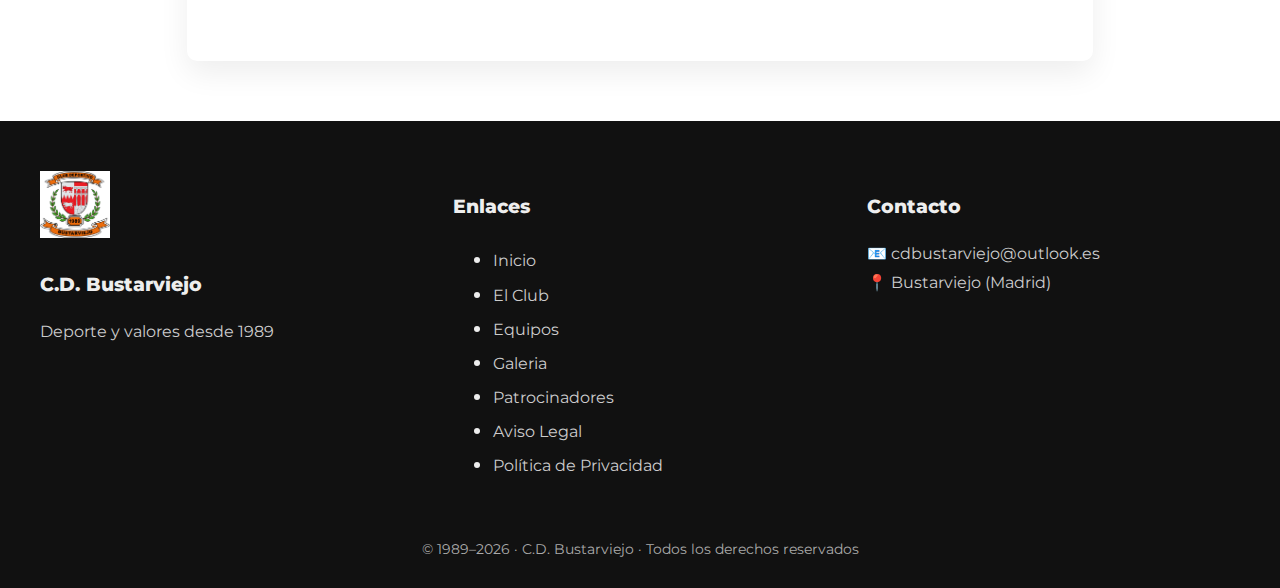
<file: el-club.html>
<!DOCTYPE html>
<html lang="es">
<head>
  <meta charset="UTF-8">
  <meta name="viewport" content="width=device-width, initial-scale=1.0">

  <title>El Club · C.D. Bustarviejo</title>

  <link href="https://fonts.googleapis.com/css2?family=Montserrat:wght@500;600;700&display=swap" rel="stylesheet">
  <link rel="stylesheet" href="css/styles.css">
</head>

<body>

<header class="header">
  <div class="header-contenido">

    <div class="logo">
      <img src="img/escudo.png" alt="Escudo C.D. Bustarviejo">
      <span>C.D. Bustarviejo</span>
    </div>

    <button class="menu-toggle" aria-label="Abrir menú">☰</button>

    <nav class="menu">
      <a href="index.html">Inicio</a>
      <a href="el-club.html">El Club</a>
      <a href="equipos.html">Equipos</a>
      <a href="patrocinadores.html">Patrocinadores</a>
      <a href="tienda.html">Tienda</a>
      <a href="comunicados.html">Comunicados</a>
      <a href="galeria.html">Galería</a>
     <a class="btn-menu" target="_blank"
         href="https://base44.app/api/apps/6992c6be619d2da592897991/functions/publicData">
      Competicion
      </a>
      <a href="area-interna.html">Área interna</a>
      <a class="btn-menu" target="_blank"
         href="https://alta-socio.vercel.app/alta-socio.html?ref=9TB4YE">
        Hazte socio
      </a>
    </nav>

  </div>
</header>

<section class="cabecera-pagina">
  <h1>El Club</h1>
  <p>Deporte, valores y compromiso con Bustarviejo</p>
</section>

<main class="contenido-mejorado">

  <section class="bloque-texto">
    <h2>Deporte y valores para tod@s</h2>

    <p>
      El <strong>Club Deportivo Bustarviejo</strong> nació en 1989 con una idea clara:
      colaborar en el crecimiento personal de cada una de las personas que forman parte
      del club a través de la práctica deportiva, siempre ligada al entorno de nuestro
      municipio, el pequeño pueblo de la Sierra Norte de Madrid, <strong>Bustarviejo</strong>.
    </p>

    <p>
      Desde sus inicios y hasta hoy, más de tres décadas después, el club mantiene intacta
      esa misma filosofía. Para nosotros, el fútbol, el baloncesto, el pádel o cualquier
      otra disciplina no son solo un deporte, sino una <strong>herramienta educativa y social</strong>,
      un espacio de aprendizaje donde se transmiten valores que van mucho más allá del
      resultado de un partido.
    </p>

    <p>
      Creemos en un <strong>deporte integrador</strong>, abierto a todas las personas,
      independientemente de su edad, género o nivel. Apostamos firmemente por el
      <strong>deporte femenino</strong>, por la igualdad de oportunidades y por la inclusión
      real de todas y todos. Queremos que cada niña, niño, joven o adulto que forme parte
      del club se sienta reconocido, acompañado y valorado.
    </p>

    <p>
      Uno de los pilares fundamentales del C.D. Bustarviejo es el
      <strong>ejemplo entre generaciones</strong>. Las y los más pequeños aprenden no solo
      de entrenadores y entrenadoras, sino también del comportamiento, el respeto y el
      compromiso que ven en quienes llevan más años en el club.
    </p>

    <p>
      Nuestro auténtico objetivo es <strong>formar personas</strong>, personas que el día
      de mañana entiendan el deporte como un espacio de convivencia, esfuerzo, respeto y
      compañerismo, y no únicamente como una competición.
    </p>

    <p>
      El Club Deportivo Bustarviejo es, además, <strong>parte activa del pueblo</strong>.
      Un punto de encuentro, de participación y de vida social. Un club no se construye
      solo con equipos y entrenamientos, sino con la implicación de las familias.
    </p>

    <p>
      Desde aquí, y en nombre de toda la <strong>Junta Directiva</strong>, queremos agradecer
      sinceramente cada gesto, cada ayuda y cada muestra de apoyo.
    </p>

    <p><strong>Un fuerte abrazo.</strong></p>
  </section>

</main>

<footer class="footer">
  <div class="footer-contenido">

    <div class="footer-col">
      <img src="img/escudo.png" alt="Escudo C.D. Bustarviejo" class="footer-logo">
      <p class="footer-titulo">C.D. Bustarviejo</p>
      <p class="footer-texto">Deporte y valores desde 1989</p>
    </div>

    <div class="footer-col">
      <p class="footer-titulo">Enlaces</p>
      <ul class="footer-links">
        <li><a href="index.html">Inicio</a></li>
        <li><a href="el-club.html">El Club</a></li>
        <li><a href="equipos.html">Equipos</a></li>
         <li><a href="galeria.html">Galeria</a></li>
        <li><a href="patrocinadores.html">Patrocinadores</a></li>
        <li><a href="aviso-legal.html">Aviso Legal</a></li>
        <li><a href="privacidad.html">Política de Privacidad</a></li>
      </ul>
    </div>

    <div class="footer-col">
      <p class="footer-titulo">Contacto</p>
      <p class="footer-texto">
        📧 <a href="mailto:cdbustarviejo@outlook.es">cdbustarviejo@outlook.es</a><br>
        📍 Bustarviejo (Madrid)
      </p>
    </div>

  </div>

  <div class="footer-copy">
    © 1989–2026 · C.D. Bustarviejo · Todos los derechos reservados
  </div>
</footer>

<!-- SCRIPT MENÚ HAMBURGUESA -->
<script>
  document.addEventListener('DOMContentLoaded', function () {
    const toggle = document.querySelector('.menu-toggle');
    const menu = document.querySelector('.menu');

    if (toggle && menu) {
      toggle.addEventListener('click', function () {
        menu.classList.toggle('activo');
      });
    }
  });
</script>

</body>
</html>
</file>
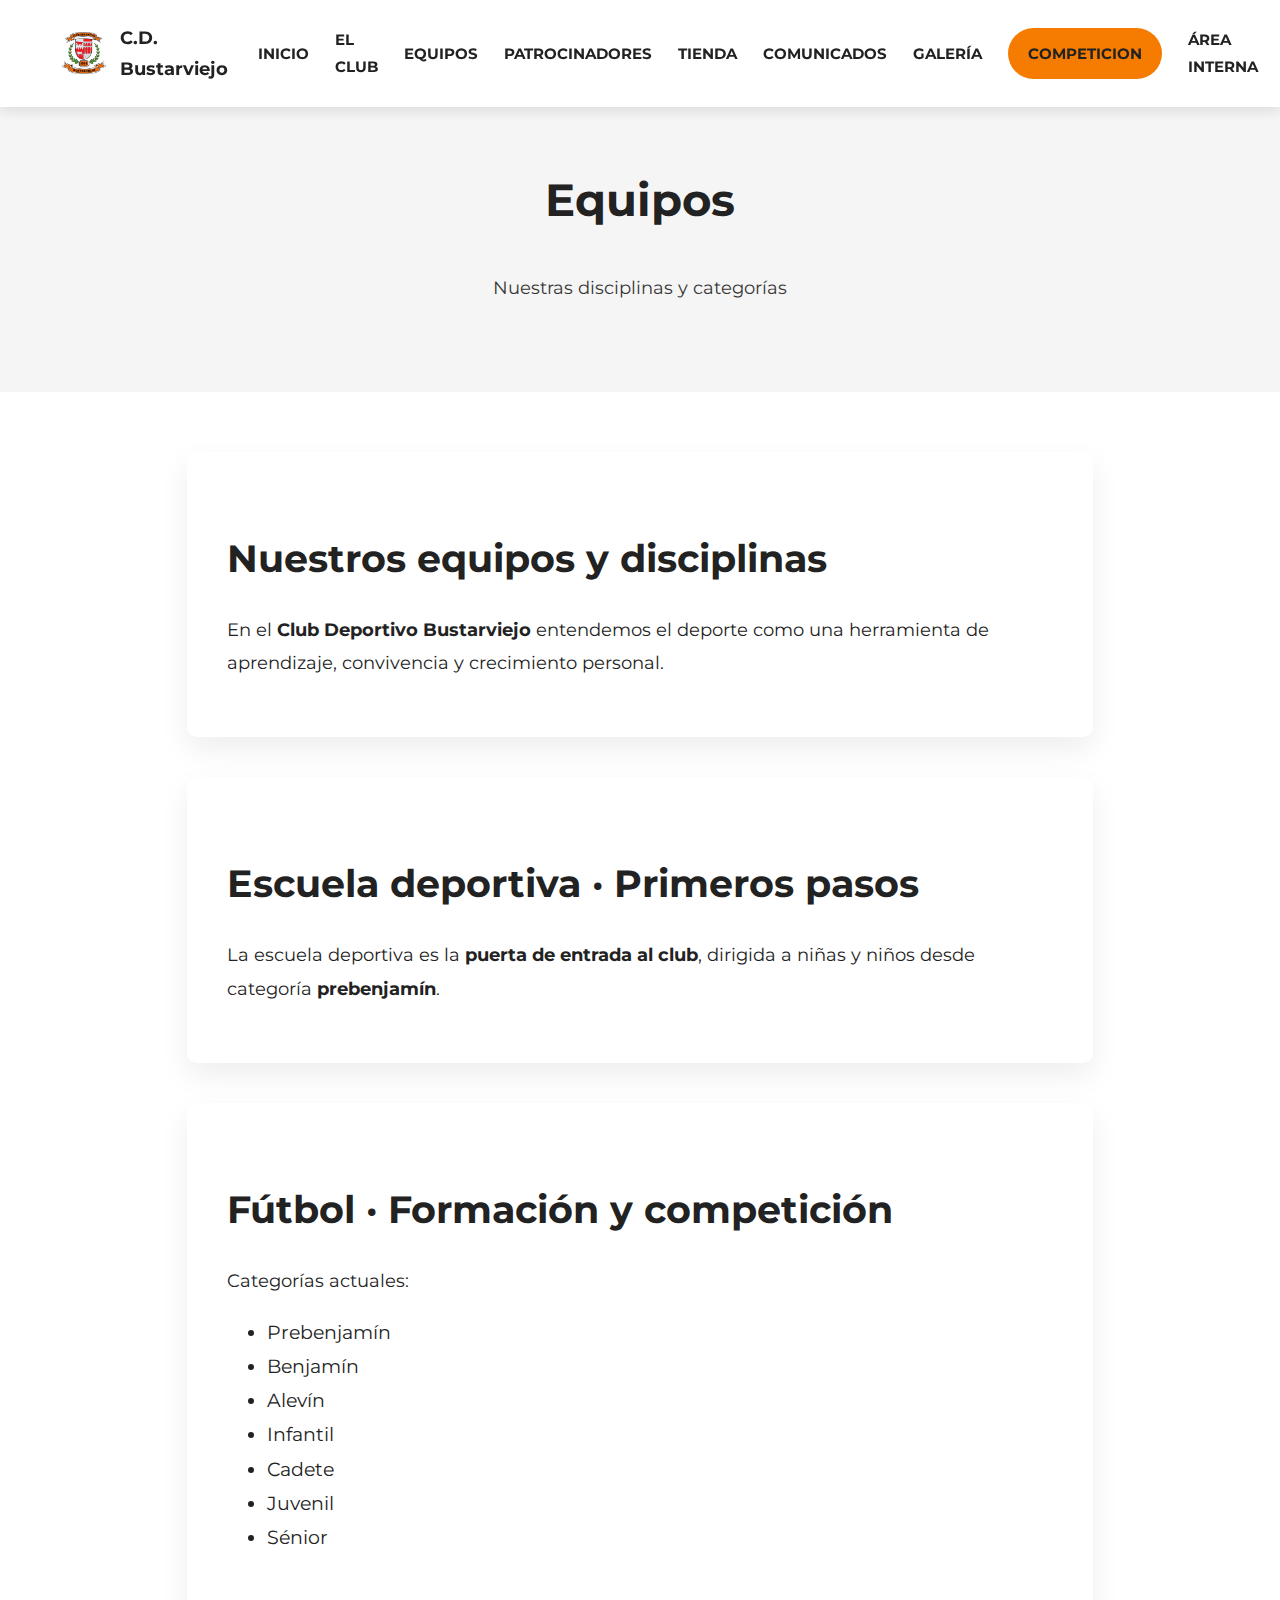
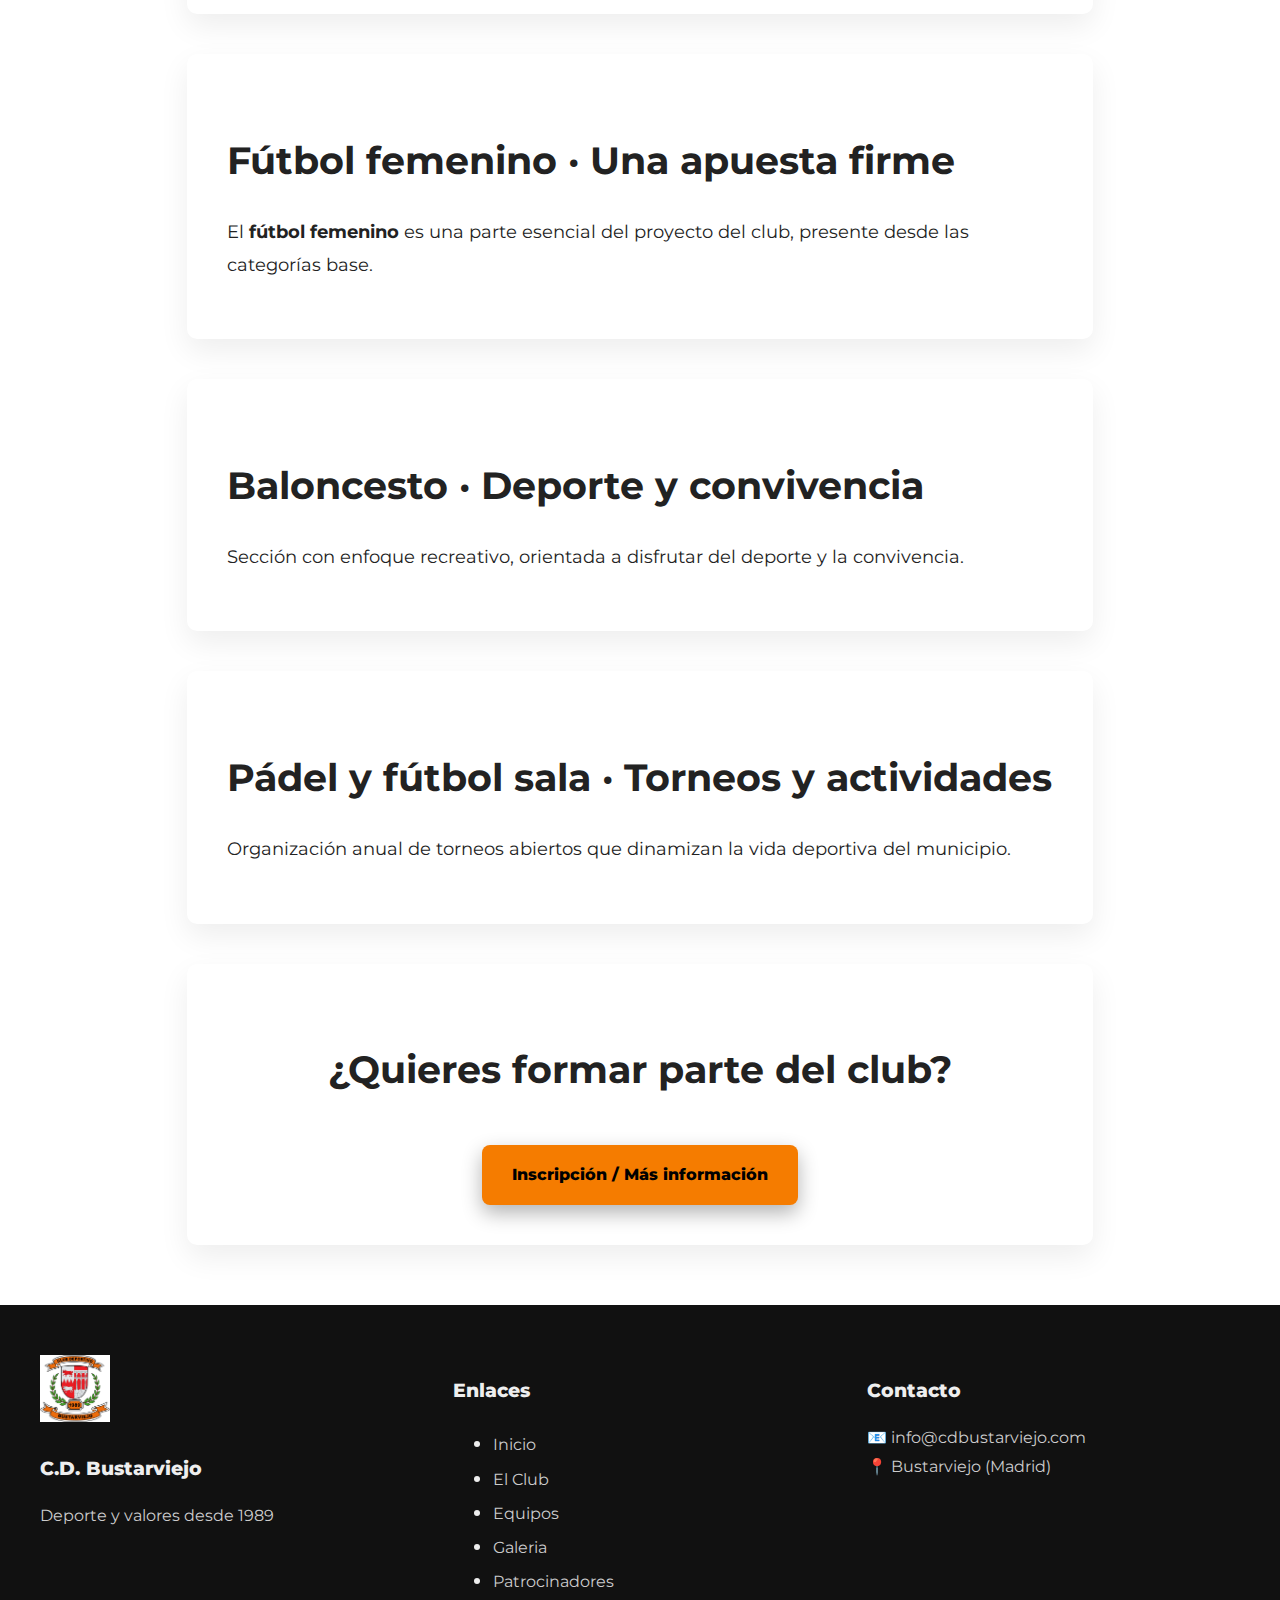
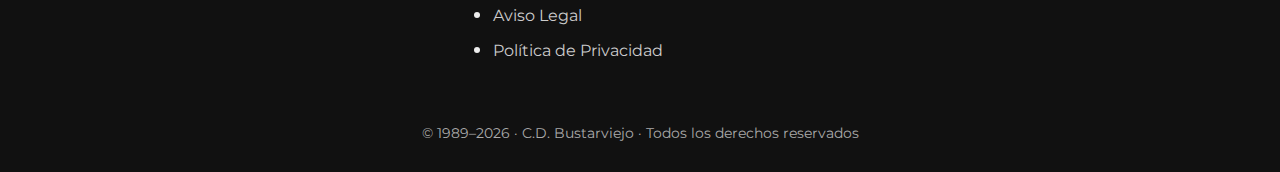
<file: equipos.html>
<!DOCTYPE html>
<html lang="es">
<head>
  <!-- Google tag (gtag.js) -->
<script async src="https://www.googletagmanager.com/gtag/js?id=G-Y70GTP9W0J"></script>
<script>
  window.dataLayer = window.dataLayer || [];
  function gtag(){dataLayer.push(arguments);}
  gtag('js', new Date());

  gtag('config', 'G-Y70GTP9W0J');
</script>
  <meta charset="UTF-8">
  <meta name="viewport" content="width=device-width, initial-scale=1.0">

  <title>Equipos · C.D. Bustarviejo</title>

  <link href="https://fonts.googleapis.com/css2?family=Montserrat:wght@500;600;700&display=swap" rel="stylesheet">
  <link rel="stylesheet" href="css/styles.css">
</head>

<body>

<header class="header">
  <div class="header-contenido">

    <div class="logo">
      <img src="img/escudo.png" alt="Escudo C.D. Bustarviejo">
      <span>C.D. Bustarviejo</span>
    </div>

    <button class="menu-toggle" aria-label="Abrir menú">☰</button>

     <nav class="menu">
      <a href="index.html">Inicio</a>
      <a href="el-club.html">El Club</a>
      <a href="equipos.html">Equipos</a>
      <a href="patrocinadores.html">Patrocinadores</a>
      <a href="tienda.html">Tienda</a>
      <a href="comunicados.html">Comunicados</a>
      <a href="galeria.html">Galería</a>
     <a class="btn-menu" target="_blank"
         href="https://base44.app/api/apps/6992c6be619d2da592897991/functions/publicData">
      Competicion
      </a>
      <a href="area-interna.html">Área interna</a>
      <a class="btn-menu" target="_blank"
         href="https://alta-socio.vercel.app/alta-socio.html?ref=9TB4YE">
        Hazte socio
      </a>
    </nav>
  </div>
</header>

<section class="cabecera-pagina">
  <h1>Equipos</h1>
  <p>Nuestras disciplinas y categorías</p>
</section>

<main class="contenido-mejorado">

  <section class="bloque-texto">
    <h2>Nuestros equipos y disciplinas</h2>
    <p>
      En el <strong>Club Deportivo Bustarviejo</strong> entendemos el deporte como una
      herramienta de aprendizaje, convivencia y crecimiento personal.
    </p>
  </section>

  <section class="bloque-texto">
    <h2>Escuela deportiva · Primeros pasos</h2>
    <p>
      La escuela deportiva es la <strong>puerta de entrada al club</strong>, dirigida a
      niñas y niños desde categoría <strong>prebenjamín</strong>.
    </p>
  </section>

  <section class="bloque-texto">
    <h2>Fútbol · Formación y competición</h2>

    <p>Categorías actuales:</p>

    <ul class="valores">
      <li>Prebenjamín</li>
      <li>Benjamín</li>
      <li>Alevín</li>
      <li>Infantil</li>
      <li>Cadete</li>
      <li>Juvenil</li>
      <li>Sénior</li>
    </ul>
  </section>

  <section class="bloque-texto">
    <h2>Fútbol femenino · Una apuesta firme</h2>
    <p>
      El <strong>fútbol femenino</strong> es una parte esencial del proyecto del club,
      presente desde las categorías base.
    </p>
  </section>

  <section class="bloque-texto">
    <h2>Baloncesto · Deporte y convivencia</h2>
    <p>
      Sección con enfoque recreativo, orientada a disfrutar del deporte y la convivencia.
    </p>
  </section>

  <section class="bloque-texto">
    <h2>Pádel y fútbol sala · Torneos y actividades</h2>
    <p>
      Organización anual de torneos abiertos que dinamizan la vida deportiva del municipio.
    </p>
  </section>

  <section class="bloque-texto" style="text-align:center;">
    <h2>¿Quieres formar parte del club?</h2>

    <a href="https://alta-socio.vercel.app/jugadores.html"
       target="_blank"
       class="btn principal"
       style="margin-top:20px; display:inline-block;">
      Inscripción / Más información
    </a>
  </section>

</main>

<footer class="footer">
  <div class="footer-contenido">

    <div class="footer-col">
      <img src="img/escudo.png" alt="Escudo C.D. Bustarviejo" class="footer-logo">
      <p class="footer-titulo">C.D. Bustarviejo</p>
      <p class="footer-texto">Deporte y valores desde 1989</p>
    </div>

    <div class="footer-col">
      <p class="footer-titulo">Enlaces</p>
      <ul class="footer-links">
        <li><a href="index.html">Inicio</a></li>
        <li><a href="el-club.html">El Club</a></li>
        <li><a href="equipos.html">Equipos</a></li>
         <li><a href="galeria.html">Galeria</a></li>
        <li><a href="patrocinadores.html">Patrocinadores</a></li>
        <li><a href="aviso-legal.html">Aviso Legal</a></li>
        <li><a href="privacidad.html">Política de Privacidad</a></li>
      </ul>
    </div>

    <div class="footer-col">
      <p class="footer-titulo">Contacto</p>
      <p class="footer-texto">
        📧 <a href="mailto:info@cdbustarviejo.com">info@cdbustarviejo.com</a><br>
        📍 Bustarviejo (Madrid)
      </p>
    </div>

  </div>

  <div class="footer-copy">
    © 1989–2026 · C.D. Bustarviejo · Todos los derechos reservados
  </div>
</footer>

<!-- SCRIPT MENÚ HAMBURGUESA -->
<script>
  document.addEventListener('DOMContentLoaded', function () {
    const toggle = document.querySelector('.menu-toggle');
    const menu = document.querySelector('.menu');

    if (toggle && menu) {
      toggle.addEventListener('click', function () {
        menu.classList.toggle('activo');
      });
    }
  });
</script>

</body>
</html>
</file>
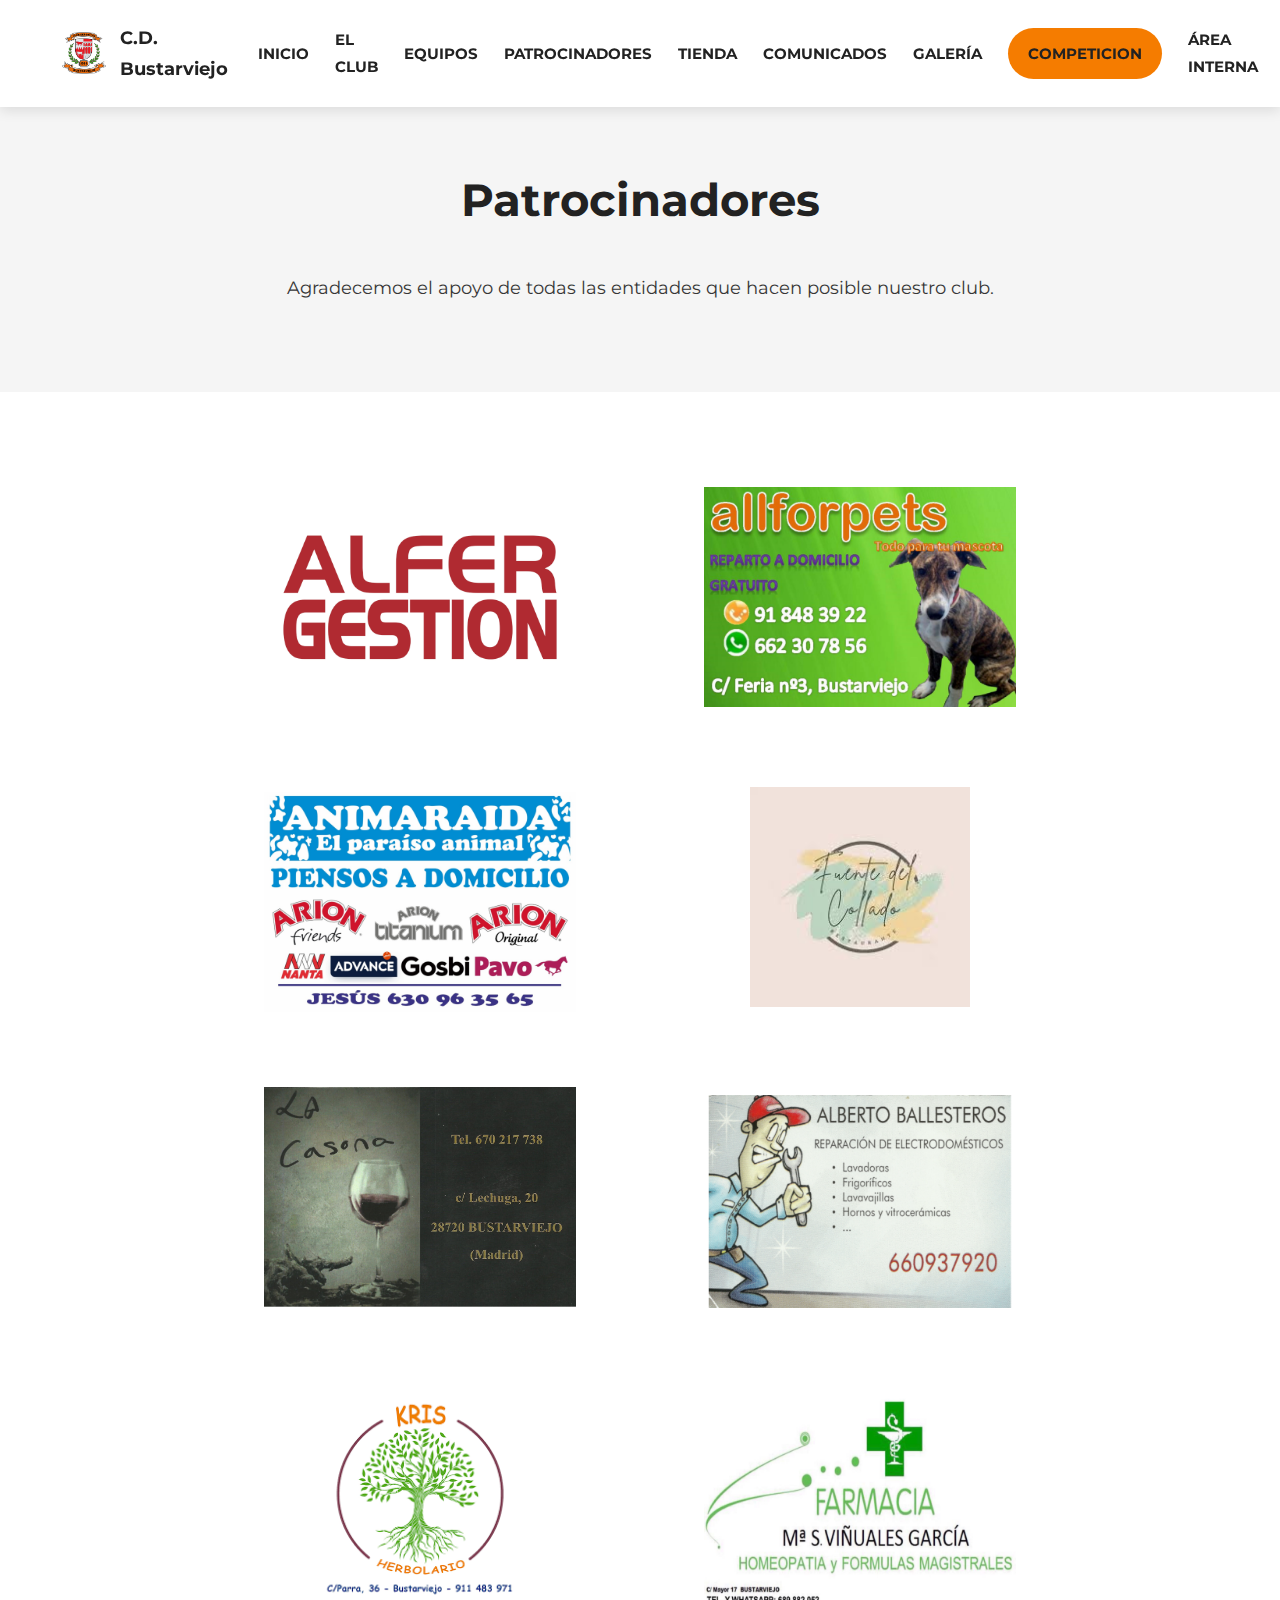
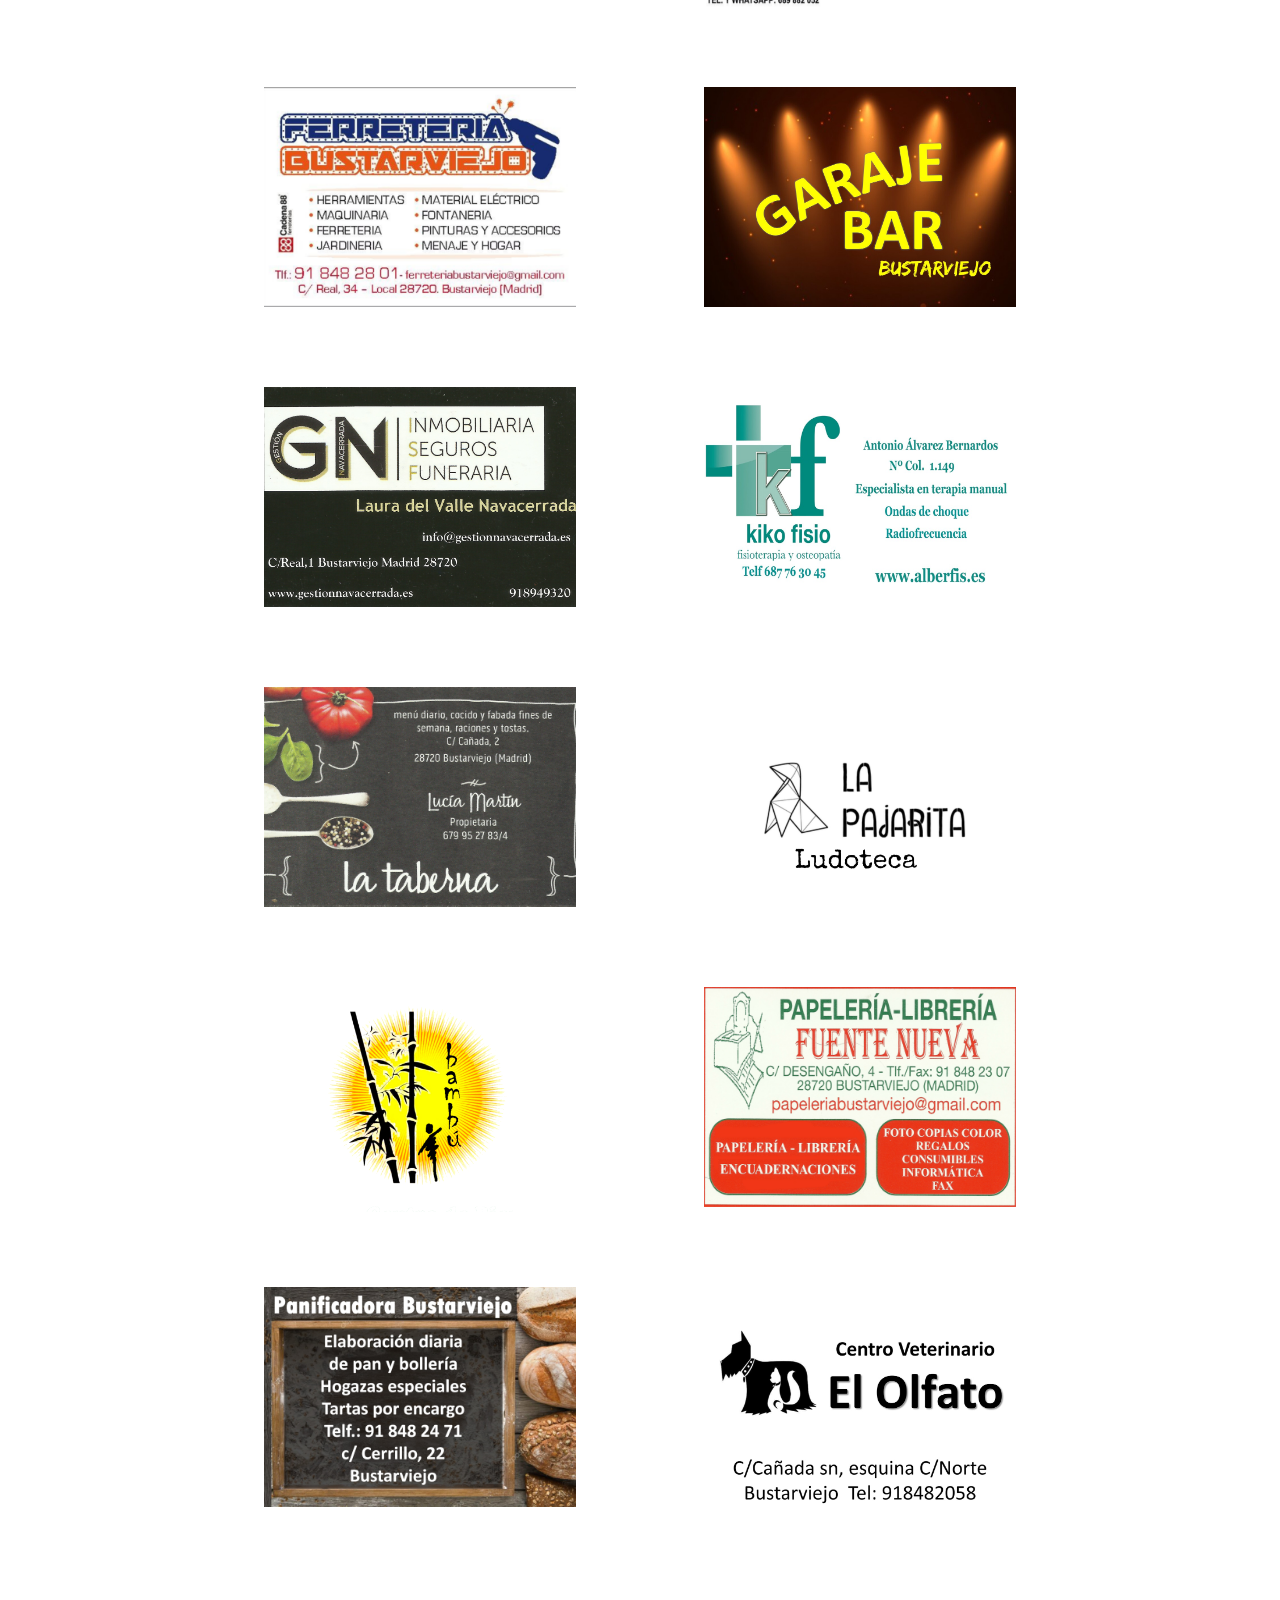
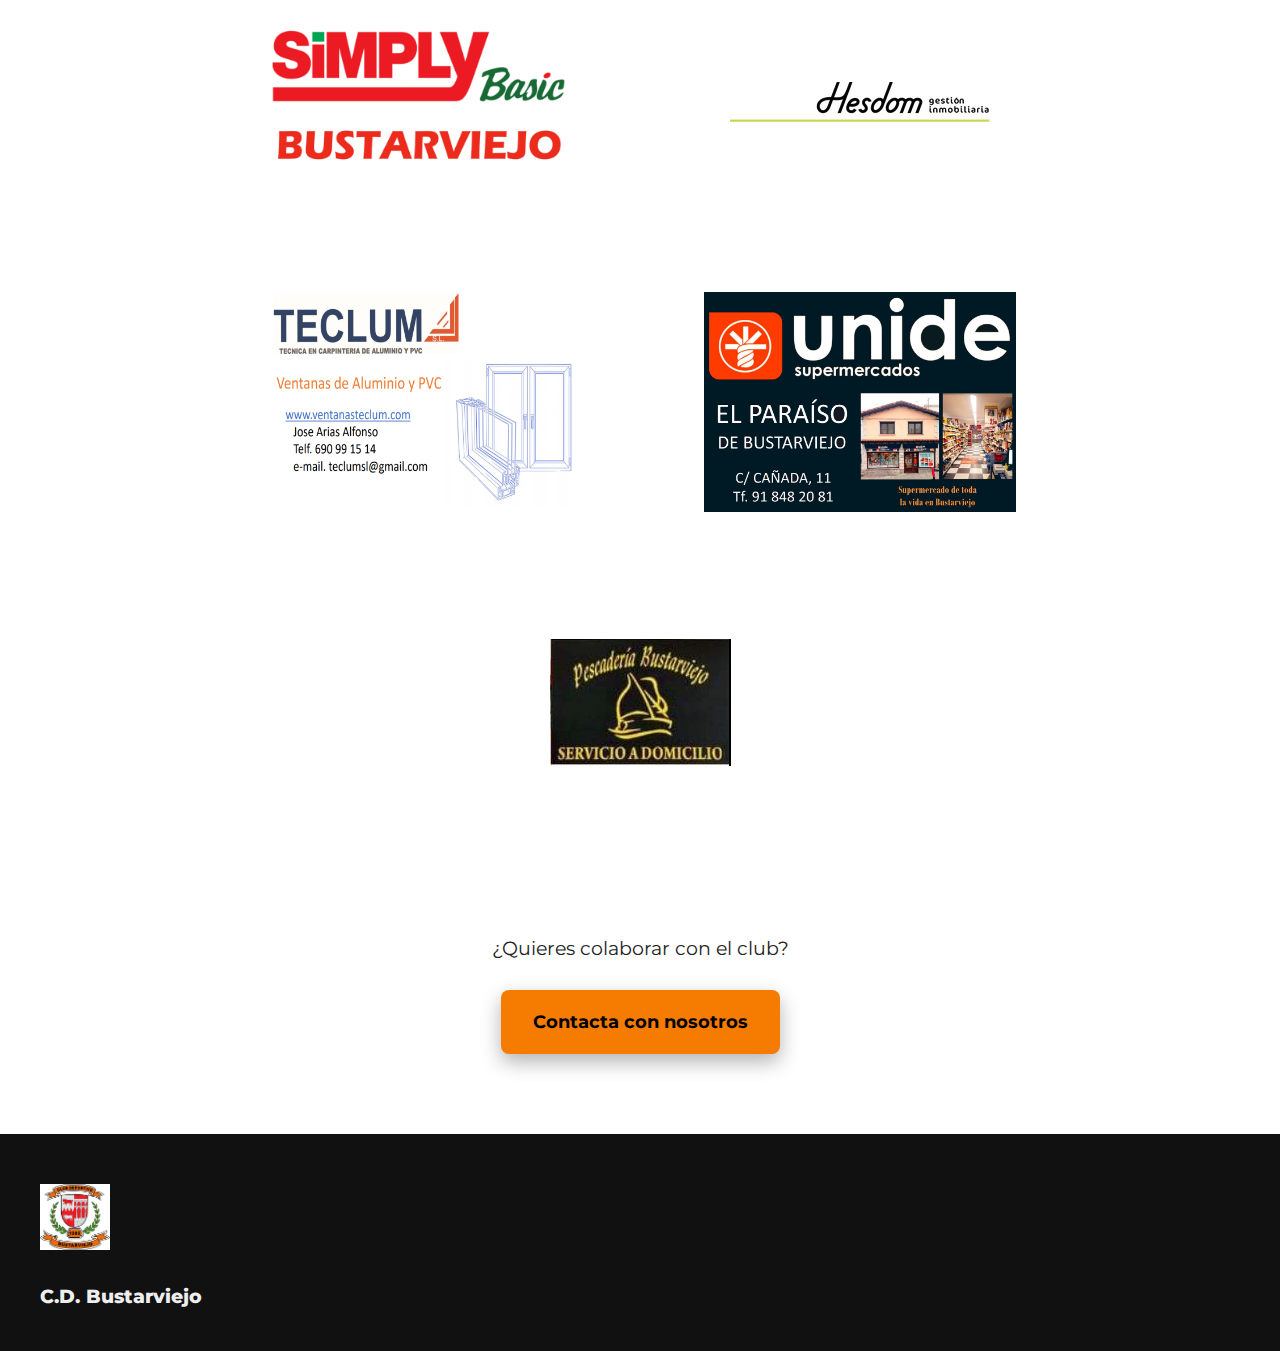
<file: patrocinadores.html>
<!DOCTYPE html>
<html lang="es">
<head>
  <meta charset="UTF-8">
  <meta name="viewport" content="width=device-width, initial-scale=1.0">
  <title>Patrocinadores · C.D. Bustarviejo</title>

  <link href="https://fonts.googleapis.com/css2?family=Montserrat:wght@500;600;700&display=swap" rel="stylesheet">
  <link rel="stylesheet" href="css/styles.css">
</head>

<body class="pagina-patrocinadores">

<header class="header">
  <div class="header-contenido">

    <div class="logo">
      <img src="img/escudo.png" alt="Escudo C.D. Bustarviejo">
      <span>C.D. Bustarviejo</span>
    </div>

    <button class="menu-toggle" aria-label="Abrir menú">☰</button>

    <nav class="menu">
      <a href="index.html">Inicio</a>
      <a href="el-club.html">El Club</a>
      <a href="equipos.html">Equipos</a>
      <a href="patrocinadores.html">Patrocinadores</a>
      <a href="tienda.html">Tienda</a>
      <a href="comunicados.html">Comunicados</a>
      <a href="galeria.html">Galería</a>
      <a class="btn-menu" target="_blank"
         href="https://base44.app/api/apps/6992c6be619d2da592897991/functions/publicData">
        Competicion
      </a>
      <a href="area-interna.html">Área interna</a>
      <a class="btn-menu" target="_blank"
         href="https://alta-socio.vercel.app/alta-socio.html?ref=9TB4YE">
        Hazte socio
      </a>
    </nav>

  </div>
</header>

<section class="cabecera-pagina">
  <h1>Patrocinadores</h1>
  <p>Agradecemos el apoyo de todas las entidades que hacen posible nuestro club.</p>
</section>

<!-- CTA SOLO MÓVIL -->
<section class="cta-patrocinio cta-movil">
  <p>¿Quieres colaborar con el club?</p>
  <a href="mailto:cdbustarviejo@outlook.es" class="btn principal">
    Contacta con nosotros
  </a>
</section>

<!-- LISTADO CORRECTO -->
<main class="patrocinadores-grid" id="lista-patrocinadores">

  <div class="patrocinador plata">
    <a href="https://www.alfergestion.com/" target="_blank">
      <img class="logo-patrocinador" src="img/logos/alfergestion.png" alt="Alfer Gestión">
    </a>
  </div>

  <div class="patrocinador">
    <a href="https://allforpets.es/" target="_blank">
      <img class="logo-patrocinador" src="img/logos/allforpets.png" alt="All For Pets">
    </a>
  </div>

  <div class="patrocinador">
    <img class="logo-patrocinador" src="img/logos/animaraida-pq_orig.png" alt="Animaraida">
  </div>

  <div class="patrocinador">
    <a href="https://www.tripadvisor.es/Restaurant_Review-g4889364-d14894591-Reviews-La_Fuente_del_Collado-Bustarviejo.html" target="_blank">
      <img class="logo-patrocinador" src="img/logos/images.jpeg" alt="La fuente del Collado">
    </a>
  </div>

  <div class="patrocinador">
    <a href="https://www.facebook.com/p/La-casona-100063762693953/" target="_blank">
      <img class="logo-patrocinador" src="img/logos/casona.jpg" alt="La Casona">
    </a>
  </div>

  <div class="patrocinador">
    <img class="logo-patrocinador" src="img/logos/alberto-pq_orig.png" alt="Alberto Ballesteros">
  </div>

  <div class="patrocinador">
   
    <img class="logo-patrocinador" src="img/logos/kris-herbolario.png" alt="Herbolario Kris">
    </a>
  </div>

  <div class="patrocinador">
    <a href="https://www.farmacias.es/madrid/bustarviejo/maria-sagrario-vinuales-garcia-12195" target="_blank">
      <img class="logo-patrocinador" src="img/logos/farmacia-pq_orig.png" alt="Farmacia">
    </a>
  </div>

  <div class="patrocinador">
    <a href="https://www.cadena88.com/es/ferrebustar" target="_blank">
      <img class="logo-patrocinador" src="img/logos/ferreteria-pq_orig.png" alt="Ferretería">
    </a>
  </div>

  <div class="patrocinador">
    <a href="https://www.facebook.com/people/El-Garaje-Bar/" target="_blank">
      <img class="logo-patrocinador" src="img/logos/garaje_orig.jpg" alt="El Garaje">
    </a>
  </div>

  <div class="patrocinador">
    <a href="https://www.gestionnavacerrada.es/" target="_blank">
      <img class="logo-patrocinador" src="img/logos/gestion-navacerrada_orig.png" alt="GN Inmobiliaria">
    </a>
  </div>

  <div class="patrocinador bronce">
    <a href="http://www.alberfis.es/" target="_blank">
      <img class="logo-patrocinador" src="img/logos/kiko_orig.jpg" alt="Kiko Fisio">
    </a>
  </div>

  <div class="patrocinador">
    <a href="https://www.facebook.com/p/La-Taberna/" target="_blank">
      <img class="logo-patrocinador" src="img/logos/la-taberna-pq_orig.png" alt="La Taberna">
    </a>
  </div>

  <div class="patrocinador">
    <a href="https://ludotecalapajarita.es/" target="_blank">
      <img class="logo-patrocinador" src="img/logos/logo-la-pajarita_orig.jpg" alt="La Pajarita">
    </a>
  </div>

  <div class="patrocinador">
    
      <img class="logo-patrocinador" src="img/logos/Bambu_Logo.png" alt="Bambu Centro">
    </a>
  </div>

  <div class="patrocinador">
    <a href="https://www.facebook.com/papeleriabustarviejo/" target="_blank">
      <img class="logo-patrocinador" src="img/logos/papeleria-pq_orig.png" alt="Papelería">
    </a>
  </div>

  <div class="patrocinador">
    <a href="https://www.facebook.com/salva.diaz.9843/" target="_blank">
      <img class="logo-patrocinador" src="img/logos/panaderia-pq_orig.png" alt="Panadería">
    </a>
  </div>

  <div class="patrocinador">
    <a href="https://www.cvelolfato.com/" target="_blank">
      <img class="logo-patrocinador" src="img/logos/olfato_orig.jpg" alt="Veterinario">
    </a>
  </div>

  <div class="patrocinador">
    <img class="logo-patrocinador" src="img/logos/simply-pq_orig.png" alt="Simply">
  </div>

  <div class="patrocinador">
    <img class="logo-patrocinador" src="img/logos/logo-hesdom-header-260.png" alt="Hesdom">
  </div>

  <div class="patrocinador oro">
    <a href="https://ventanasteclum.com/" target="_blank">
      <img class="logo-patrocinador" src="img/logos/teclum_orig.png" alt="Teclum">
    </a>
  </div>

  <div class="patrocinador">
    <img class="logo-patrocinador" src="img/logos/unide_orig.jpg" alt="Unide">
  </div>
  <div class="patrocinador">
    <img class="logo-patrocinador" src="img/logos/logo-pescaderia.JPG" alt="Pescadería Bustarviejo">
  </div>
</main>

<section class="cta-patrocinio cta-desktop">
  <p>¿Quieres colaborar con el club?</p>
  <a href="mailto:cdbustarviejo@outlook.es" class="btn principal">
    Contacta con nosotros
  </a>
</section>

<footer class="footer">
  <div class="footer-contenido">
    <div class="footer-col">
      <img src="img/escudo.png" class="footer-logo">
      <p class="footer-titulo">C.D. Bustarviejo</p>
    </div>
  </div>
</footer>

<script>
document.addEventListener('DOMContentLoaded', function () {
  const toggle = document.querySelector('.menu-toggle');
  const menu = document.querySelector('.menu');
  if (toggle && menu) {
    toggle.addEventListener('click', function () {
      menu.classList.toggle('activo');
    });
  }
});
</script>

</body>
</html>
</file>
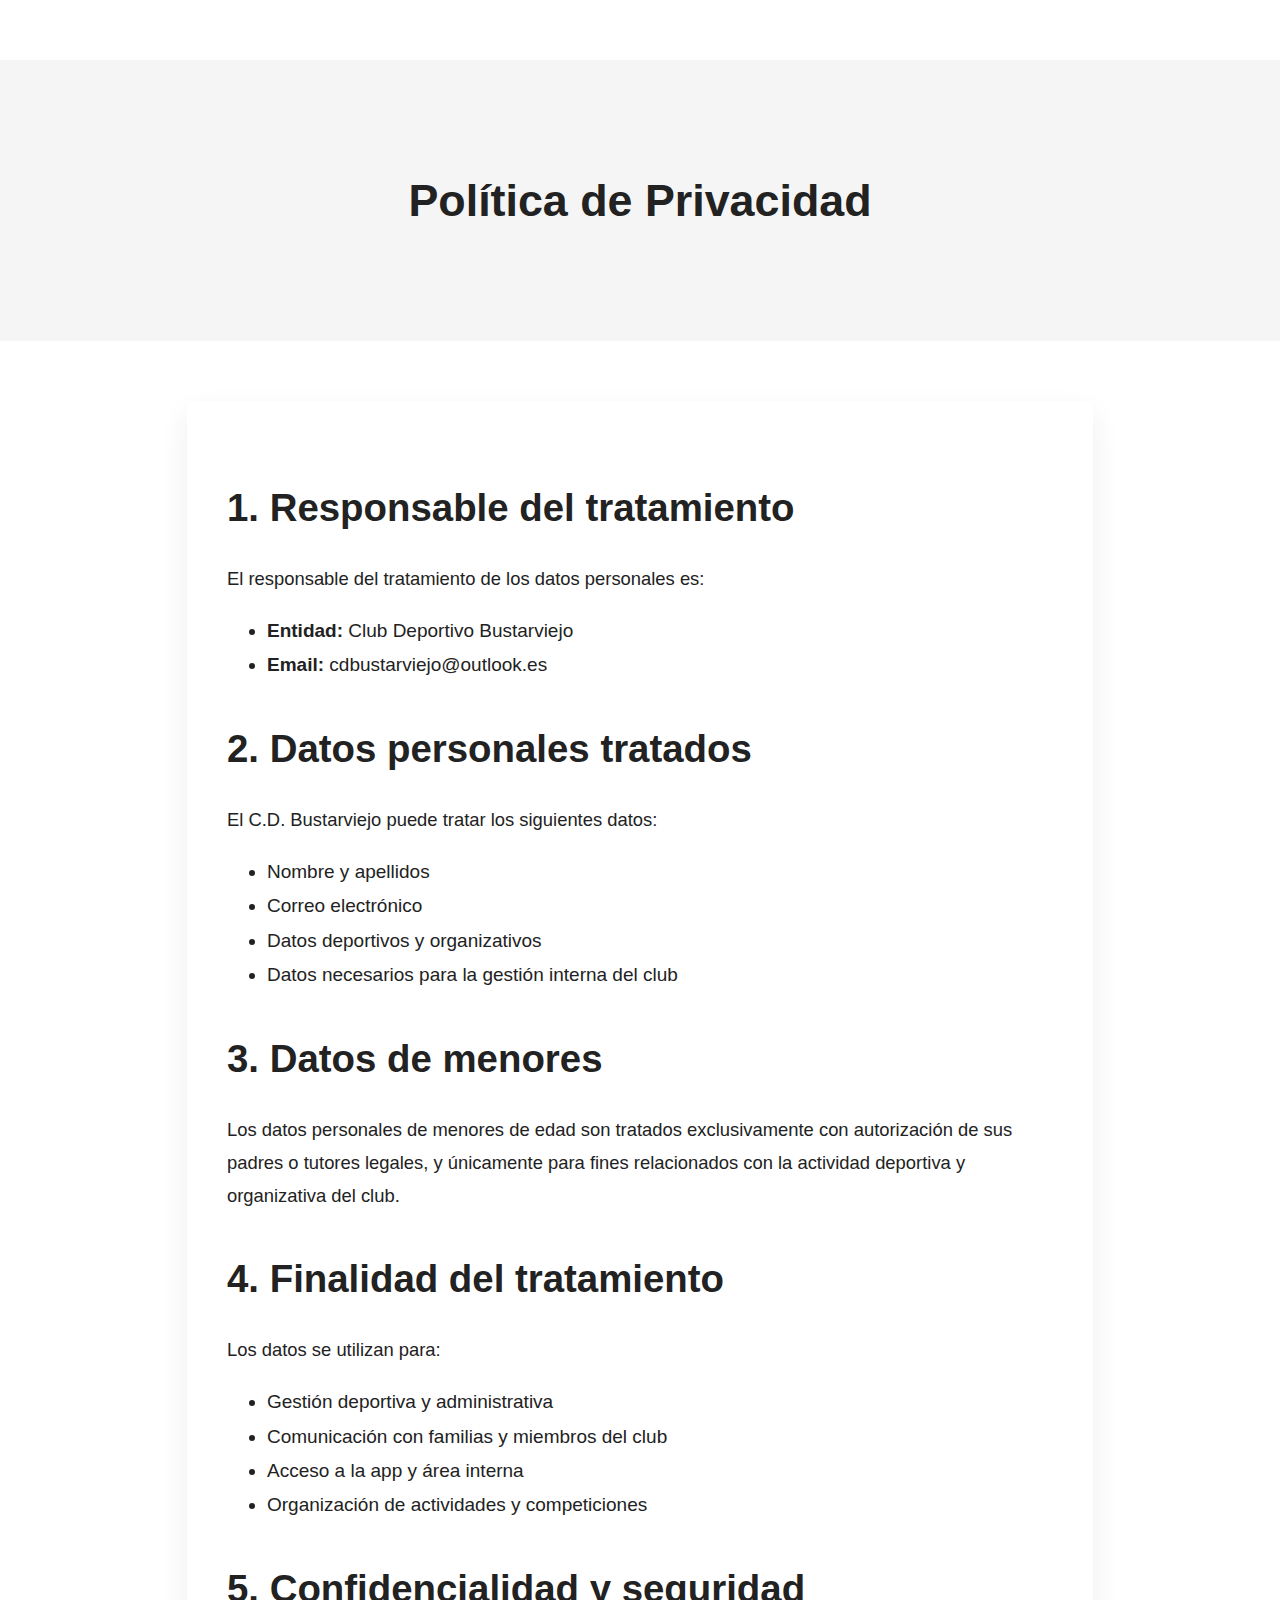
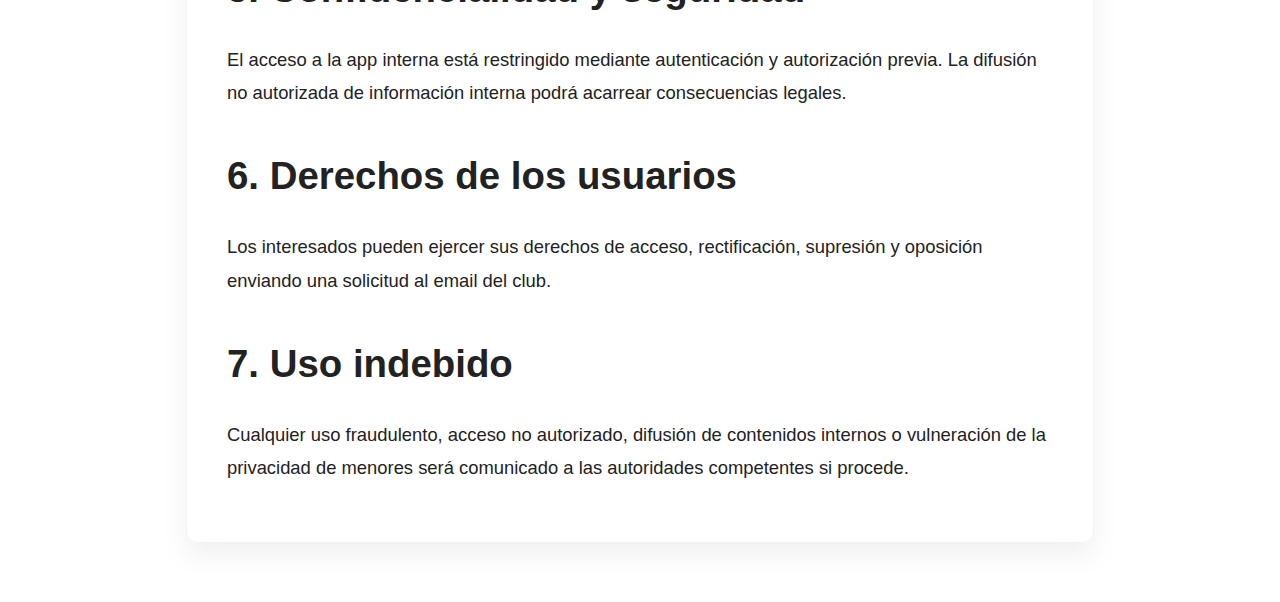
<file: privacidad.html>
<!DOCTYPE html>
<html lang="es">
<head>
  <!-- Google tag (gtag.js) -->
<script async src="https://www.googletagmanager.com/gtag/js?id=G-Y70GTP9W0J"></script>
<script>
  window.dataLayer = window.dataLayer || [];
  function gtag(){dataLayer.push(arguments);}
  gtag('js', new Date());

  gtag('config', 'G-Y70GTP9W0J');
</script>
  <meta charset="UTF-8">
  <meta name="viewport" content="width=device-width, initial-scale=1.0">
  <title>Política de Privacidad · C.D. Bustarviejo</title>
  <link rel="stylesheet" href="css/styles.css">
</head>
<body>

<section class="cabecera-pagina">
  <h1>Política de Privacidad</h1>
</section>

<section class="contenido-mejorado">
  <section class="bloque-texto">

    <h2>1. Responsable del tratamiento</h2>
    <p>
      El responsable del tratamiento de los datos personales es:
    </p>
    <ul>
      <li><strong>Entidad:</strong> Club Deportivo Bustarviejo</li>
      <li><strong>Email:</strong> cdbustarviejo@outlook.es</li>
    </ul>

    <h2>2. Datos personales tratados</h2>
    <p>
      El C.D. Bustarviejo puede tratar los siguientes datos:
    </p>
    <ul>
      <li>Nombre y apellidos</li>
      <li>Correo electrónico</li>
      <li>Datos deportivos y organizativos</li>
      <li>Datos necesarios para la gestión interna del club</li>
    </ul>

    <h2>3. Datos de menores</h2>
    <p>
      Los datos personales de menores de edad son tratados exclusivamente con
      autorización de sus padres o tutores legales, y únicamente para fines
      relacionados con la actividad deportiva y organizativa del club.
    </p>

    <h2>4. Finalidad del tratamiento</h2>
    <p>
      Los datos se utilizan para:
    </p>
    <ul>
      <li>Gestión deportiva y administrativa</li>
      <li>Comunicación con familias y miembros del club</li>
      <li>Acceso a la app y área interna</li>
      <li>Organización de actividades y competiciones</li>
    </ul>

    <h2>5. Confidencialidad y seguridad</h2>
    <p>
      El acceso a la app interna está restringido mediante autenticación y
      autorización previa. La difusión no autorizada de información interna
      podrá acarrear consecuencias legales.
    </p>

    <h2>6. Derechos de los usuarios</h2>
    <p>
      Los interesados pueden ejercer sus derechos de acceso, rectificación,
      supresión y oposición enviando una solicitud al email del club.
    </p>

    <h2>7. Uso indebido</h2>
    <p>
      Cualquier uso fraudulento, acceso no autorizado, difusión de contenidos
      internos o vulneración de la privacidad de menores será comunicado a las
      autoridades competentes si procede.
    </p>

  </section>
</section>


</body>
</html>
</file>
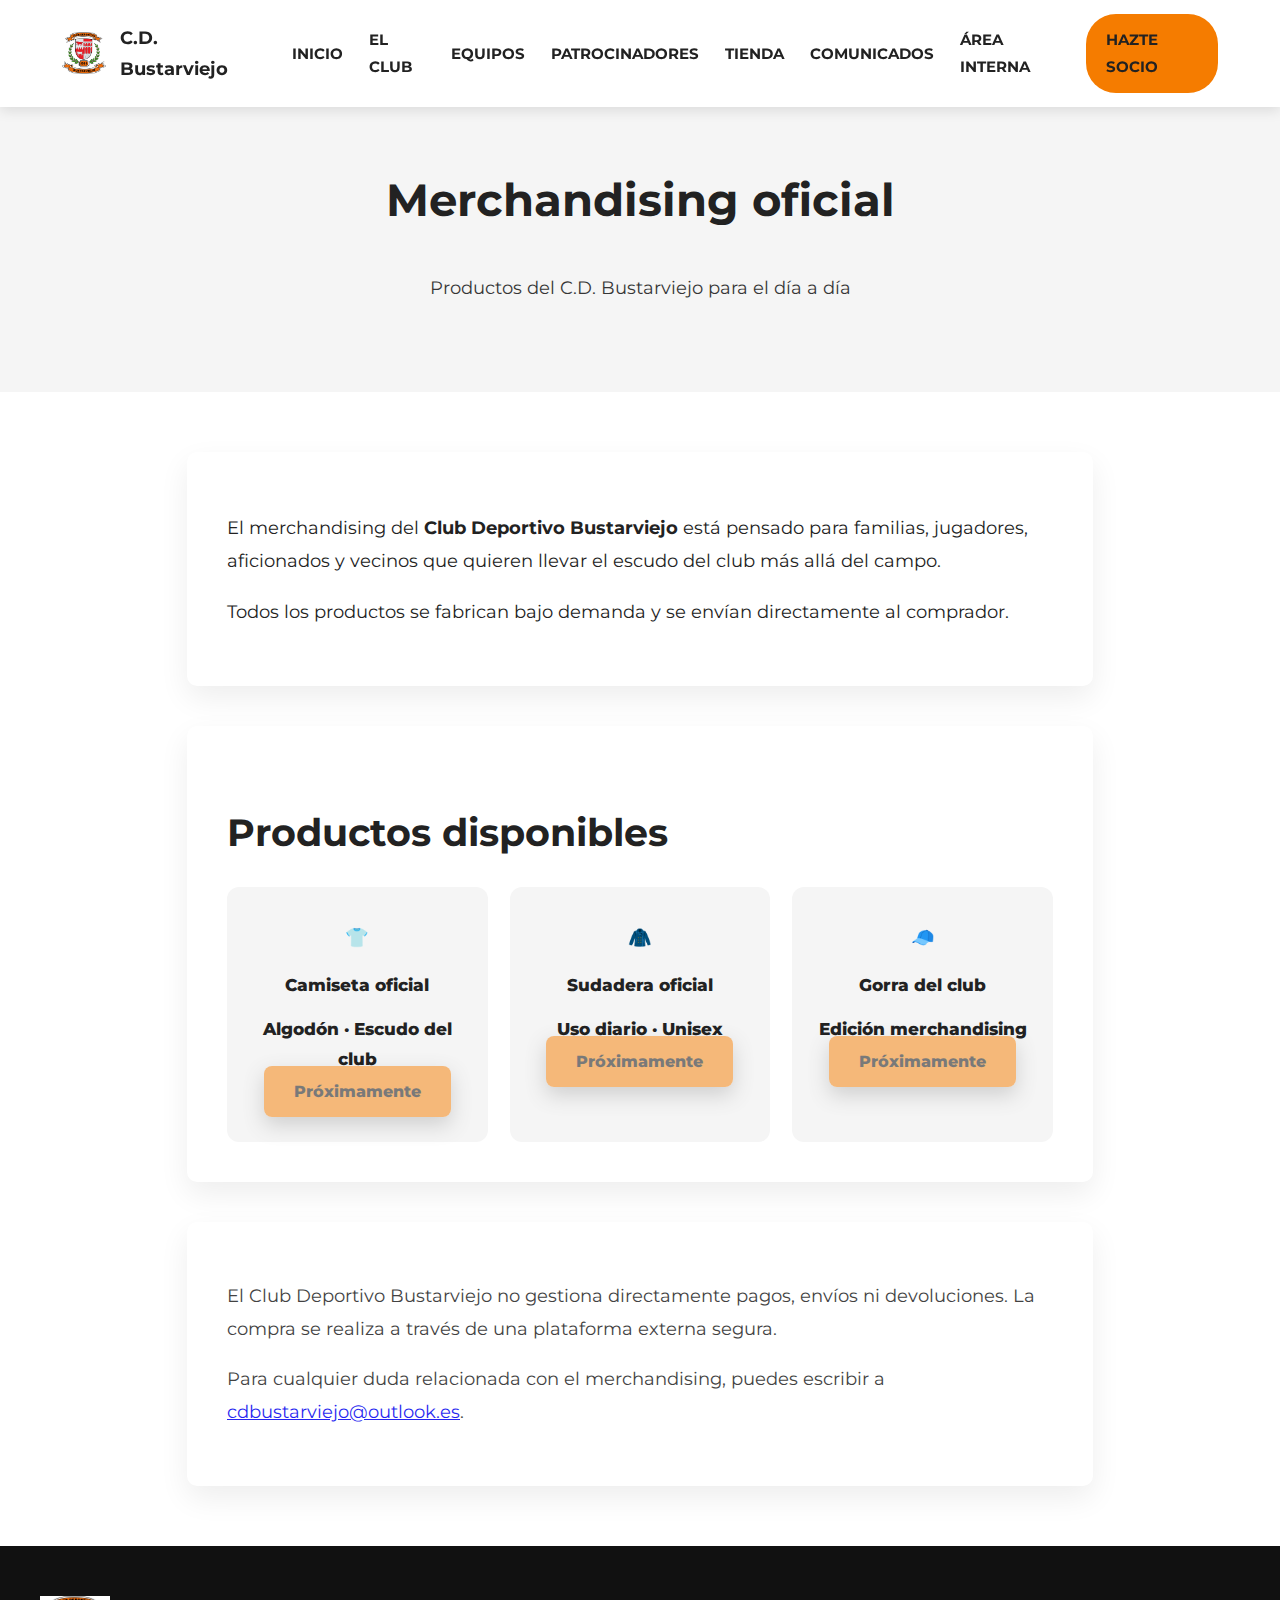
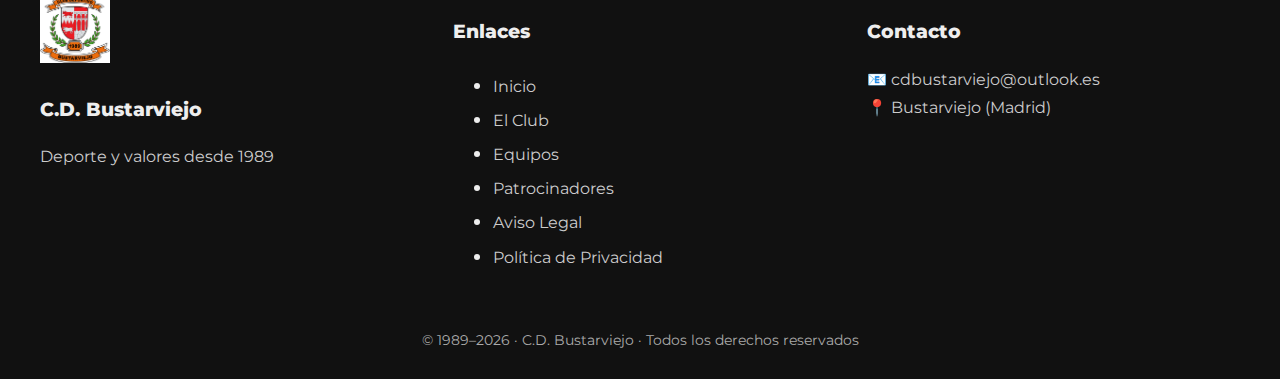
<file: tienda-merch.html>
<!DOCTYPE html>
<html lang="es">
<head>
  <meta charset="UTF-8">
  <meta name="viewport" content="width=device-width, initial-scale=1.0">

  <title>Merchandising · C.D. Bustarviejo</title>

  <link href="https://fonts.googleapis.com/css2?family=Montserrat:wght@500;600;700&display=swap" rel="stylesheet">
  <link rel="stylesheet" href="css/styles.css">
</head>

<body>

<header class="header">
  <div class="header-contenido">

    <div class="logo">
      <img src="img/escudo.png" alt="Escudo C.D. Bustarviejo">
      <span>C.D. Bustarviejo</span>
    </div>

    <button class="menu-toggle" aria-label="Abrir menú">☰</button>

    <nav class="menu">
      <a href="index.html">Inicio</a>
      <a href="el-club.html">El Club</a>
      <a href="equipos.html">Equipos</a>
      <a href="patrocinadores.html">Patrocinadores</a>
      <a href="tienda.html">Tienda</a>
      <a href="comunicados.html">Comunicados</a>
      <a href="area-interna.html">Área interna</a>
      <a class="btn-menu" target="_blank"
         href="https://alta-socio.vercel.app/alta-socio.html?ref=9TB4YE">
        Hazte socio
      </a>
    </nav>

  </div>
</header>

<section class="cabecera-pagina">
  <h1>Merchandising oficial</h1>
  <p>Productos del C.D. Bustarviejo para el día a día</p>
</section>

<main class="contenido-mejorado">

  <!-- INTRO -->
  <section class="bloque-texto">
    <p>
      El merchandising del <strong>Club Deportivo Bustarviejo</strong> está pensado
      para familias, jugadores, aficionados y vecinos que quieren llevar el escudo
      del club más allá del campo.
    </p>
    <p>
      Todos los productos se fabrican bajo demanda y se envían directamente al comprador.
    </p>
  </section>

  <!-- PRODUCTOS -->
  <section class="bloque-texto">
    <h2>Productos disponibles</h2>

    <div class="accesos-rapidos">

      <!-- PRODUCTO -->
      <div class="acceso">
        👕
        <span>Camiseta oficial</span>
        <span>Algodón · Escudo del club</span>

        <!-- LINK STRIPE AQUÍ -->
        <a href="#" class="btn principal desactivado">
          Próximamente
        </a>
      </div>

      <!-- PRODUCTO -->
      <div class="acceso">
        🧥
        <span>Sudadera oficial</span>
        <span>Uso diario · Unisex</span>

        <a href="#" class="btn principal desactivado">
          Próximamente
        </a>
      </div>

      <!-- PRODUCTO -->
      <div class="acceso">
        🧢
        <span>Gorra del club</span>
        <span>Edición merchandising</span>

        <a href="#" class="btn principal desactivado">
          Próximamente
        </a>
      </div>

    </div>
  </section>

  <!-- AVISO -->
  <section class="bloque-texto">
    <p style="font-size:0.95em; opacity:0.85;">
      El Club Deportivo Bustarviejo no gestiona directamente pagos, envíos ni devoluciones.
      La compra se realiza a través de una plataforma externa segura.
    </p>

    <p style="font-size:0.95em; opacity:0.85;">
      Para cualquier duda relacionada con el merchandising, puedes escribir a
      <a href="mailto:cdbustarviejo@outlook.es">cdbustarviejo@outlook.es</a>.
    </p>
  </section>

</main>

<footer class="footer">
  <div class="footer-contenido">

    <div class="footer-col">
      <img src="img/escudo.png" class="footer-logo" alt="Escudo C.D. Bustarviejo">
      <p class="footer-titulo">C.D. Bustarviejo</p>
      <p class="footer-texto">Deporte y valores desde 1989</p>
    </div>

    <div class="footer-col">
      <p class="footer-titulo">Enlaces</p>
      <ul class="footer-links">
        <li><a href="index.html">Inicio</a></li>
        <li><a href="el-club.html">El Club</a></li>
        <li><a href="equipos.html">Equipos</a></li>
        <li><a href="patrocinadores.html">Patrocinadores</a></li>
        <li><a href="aviso-legal.html">Aviso Legal</a></li>
        <li><a href="privacidad.html">Política de Privacidad</a></li>
      </ul>
    </div>

    <div class="footer-col">
      <p class="footer-titulo">Contacto</p>
      <p class="footer-texto">
        📧 <a href="mailto:cdbustarviejo@outlook.es">cdbustarviejo@outlook.es</a><br>
        📍 Bustarviejo (Madrid)
      </p>
    </div>

  </div>

  <div class="footer-copy">
    © 1989–2026 · C.D. Bustarviejo · Todos los derechos reservados
  </div>
</footer>

<script>
document.addEventListener('DOMContentLoaded', function () {
  const toggle = document.querySelector('.menu-toggle');
  const menu = document.querySelector('.menu');

  if (toggle && menu) {
    toggle.addEventListener('click', function () {
      menu.classList.toggle('activo');
    });
  }
});
</script>

</body>
</html>
</file>
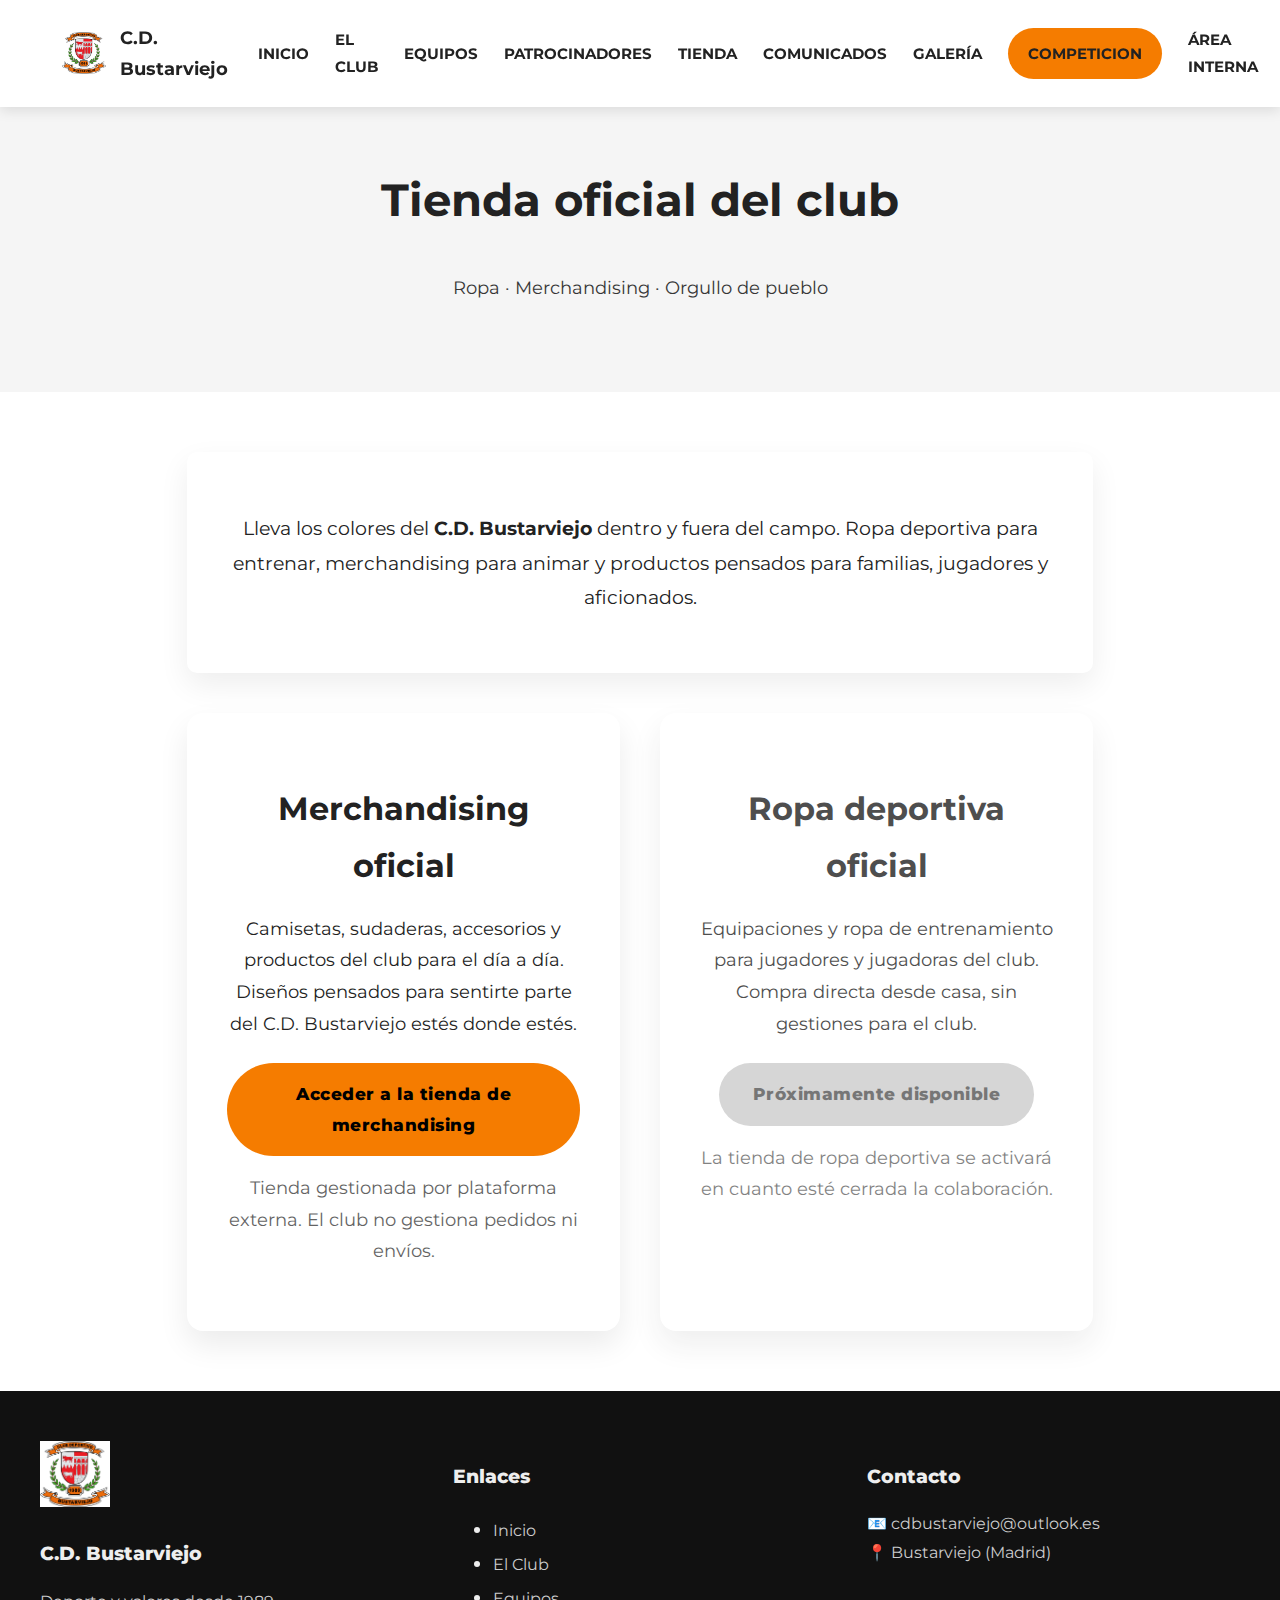
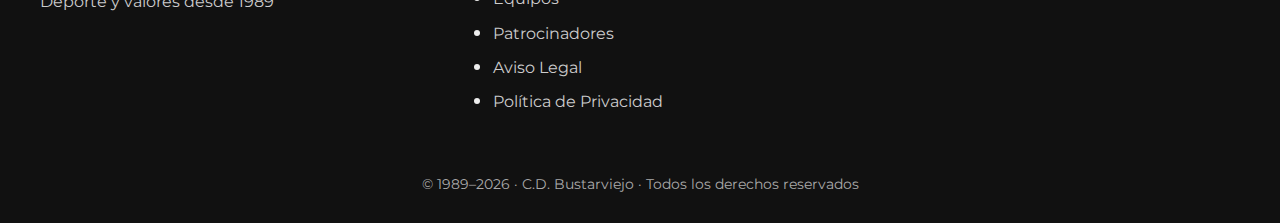
<file: tienda.html>
<!DOCTYPE html>
<html lang="es">
<head>
  <meta charset="UTF-8">
  <meta name="viewport" content="width=device-width, initial-scale=1.0">

  <title>Tienda · C.D. Bustarviejo</title>

  <link href="https://fonts.googleapis.com/css2?family=Montserrat:wght@500;600;700&display=swap" rel="stylesheet">
  <link rel="stylesheet" href="css/styles.css">
</head>

<body>

<header class="header">
  <div class="header-contenido">

    <div class="logo">
      <img src="img/escudo.png" alt="Escudo C.D. Bustarviejo">
      <span>C.D. Bustarviejo</span>
    </div>

    <button class="menu-toggle" aria-label="Abrir menú">☰</button>

   <nav class="menu">
      <a href="index.html">Inicio</a>
      <a href="el-club.html">El Club</a>
      <a href="equipos.html">Equipos</a>
      <a href="patrocinadores.html">Patrocinadores</a>
      <a href="tienda.html">Tienda</a>
      <a href="comunicados.html">Comunicados</a>
      <a href="galeria.html">Galería</a>
     <a class="btn-menu" target="_blank"
         href="https://base44.app/api/apps/6992c6be619d2da592897991/functions/publicData">
      Competicion
      </a>
      <a href="area-interna.html">Área interna</a>
      <a class="btn-menu" target="_blank"
         href="https://alta-socio.vercel.app/alta-socio.html?ref=9TB4YE">
        Hazte socio
      </a>
    </nav>

  </div>
</header>

<!-- CABECERA -->
<section class="cabecera-pagina">
  <h1>Tienda oficial del club</h1>
  <p>Ropa · Merchandising · Orgullo de pueblo</p>
</section>

<main class="contenido-mejorado">

  <!-- BLOQUE INTRO -->
  <section class="bloque-texto" style="text-align:center;">
    <p style="font-size:1.2rem;">
      Lleva los colores del <strong>C.D. Bustarviejo</strong> dentro y fuera del campo.  
      Ropa deportiva para entrenar, merchandising para animar y productos pensados
      para familias, jugadores y aficionados.
    </p>
  </section>

  <!-- TARJETAS DE TIENDA -->
  <section class="tienda-grid">

    <!-- MERCH -->
    <div class="tienda-card">
      <h2>Merchandising oficial</h2>
      <p>
        Camisetas, sudaderas, accesorios y productos del club para el día a día.
        Diseños pensados para sentirte parte del C.D. Bustarviejo estés donde estés.
      </p>

      <a href="https://club-deportivo-bustarviejo.myspreadshop.es/"
         target="_blank"
         class="btn-tienda naranja">
        Acceder a la tienda de merchandising
      </a>

      <p class="nota-tienda">
        Tienda gestionada por plataforma externa.  
        El club no gestiona pedidos ni envíos.
      </p>
    </div>

    <!-- ROPA DEPORTIVA -->
    <div class="tienda-card desactivada">
      <h2>Ropa deportiva oficial</h2>
      <p>
        Equipaciones y ropa de entrenamiento para jugadores y jugadoras del club.
        Compra directa desde casa, sin gestiones para el club.
      </p>

      <a href="#" class="btn-tienda gris">
        Próximamente disponible
      </a>

      <p class="nota-tienda">
        La tienda de ropa deportiva se activará en cuanto esté cerrada la colaboración.
      </p>
    </div>

  </section>

</main>

<footer class="footer">
  <div class="footer-contenido">

    <div class="footer-col">
      <img src="img/escudo.png" class="footer-logo">
      <p class="footer-titulo">C.D. Bustarviejo</p>
      <p class="footer-texto">Deporte y valores desde 1989</p>
    </div>

    <div class="footer-col">
      <p class="footer-titulo">Enlaces</p>
      <ul class="footer-links">
        <li><a href="index.html">Inicio</a></li>
        <li><a href="el-club.html">El Club</a></li>
        <li><a href="equipos.html">Equipos</a></li>
        <li><a href="patrocinadores.html">Patrocinadores</a></li>
        <li><a href="aviso-legal.html">Aviso Legal</a></li>
        <li><a href="privacidad.html">Política de Privacidad</a></li>
      </ul>
    </div>

    <div class="footer-col">
      <p class="footer-titulo">Contacto</p>
      <p class="footer-texto">
        📧 <a href="mailto:cdbustarviejo@outlook.es">cdbustarviejo@outlook.es</a><br>
        📍 Bustarviejo (Madrid)
      </p>
    </div>

  </div>

  <div class="footer-copy">
    © 1989–2026 · C.D. Bustarviejo · Todos los derechos reservados
  </div>
</footer>

<script>
document.addEventListener('DOMContentLoaded', function () {
  const toggle = document.querySelector('.menu-toggle');
  const menu = document.querySelector('.menu');

  if (toggle && menu) {
    toggle.addEventListener('click', function () {
      menu.classList.toggle('activo');
    });
  }
});
</script>

</body>
</html>
</file>
<file: css/styles.css>
/* =========================
   RESET
   ========================= */
* {
  box-sizing: border-box;
}

body {
  margin: 0;
  padding-top: 60px;
  font-family: 'Montserrat', Arial, sans-serif;
  color: #222;
  background: #fff;

  font-size: 19px;
  line-height: 1.8;
}

/* =========================
   HEADER FIJO
   ========================= */
.header {
  position: fixed;
  top: 0;
  left: 0;
  width: 100%;
  z-index: 1000;
  background: #fff;
 border-bottom: none;
  box-shadow: 0 4px 12px rgba(0,0,0,0.1);
}

.header-contenido {
  max-width: 1200px;
  margin: auto;
  padding: 14px 22px;
  display: flex;
  justify-content: space-between;
  align-items: center;
}

.logo {
  display: flex;
  align-items: center;
  gap: 12px;
  font-weight: 700;
  font-size: 1.1rem;
}

.logo img {
  width: 44px;
}

.menu {
  display: flex;
  gap: 22px;
  align-items: center;
}

.menu a {
  text-decoration: none;
  color: #222;
  font-weight: 700;
  font-size: 0.95rem;
  text-transform: uppercase;
}

.menu a:hover {
  color: #f57c00;
}

.btn-menu {
  background: #f57c00;
  color: #000;
  padding: 12px 20px;
  border-radius: 30px;
  font-weight: 800;
  font-size: 0.85rem;
  text-decoration: none;
}

.desactivado {
  opacity: 0.5;
  pointer-events: none;
}

/* =========================
   HERO INDEX (OPTIMIZADO)
   ========================= */
.hero {
  position: relative;
  min-height: 80vh;
  background-image: url("../img/fondo_optimizado.jpg");
  background-size: cover;
  background-position: center 35%;
  background-repeat: no-repeat;
  display: flex;
  align-items: center;
  justify-content: center;
}

/* overlay mejorado SIN blur */
.hero::before {
  content: "";
  position: absolute;
  inset: 0;
  background: linear-gradient(
    to bottom,
    rgba(0,0,0,0.25),
    rgba(0,0,0,0.35)
  );
}

/* 📱 ajuste fino móvil */
@media (max-width: 768px) {
  .hero {
    min-height: 75vh;
    background-position: center 20%;
  }
}

/* 📱 móvil pequeño */
@media (max-width: 480px) {
  .hero {
    min-height: 70vh;
    background-position: center 15%;
  }
}

.hero .contenido {
  position: relative;
  text-align: center;
  color: #fff;
  padding: 20px;
  max-width: 800px;
}

.escudo-grande {
  width: 180px;
  margin-bottom: 25px;
}

.hero h1 {
  font-size: 3.2rem;
  margin-bottom: 15px;
}

.subtitulo {
  font-size: 1.35rem;
  opacity: 0.95;
}

/* =========================
   BOTONES HERO
   ========================= */
.botones-hero {
  margin-top: 35px;
  display: flex;
  gap: 18px;
  justify-content: center;
  flex-wrap: wrap;
}

.btn {
  padding: 16px 30px;
  border-radius: 8px;
  text-decoration: none;
  font-weight: 800;
  font-size: 1rem;
}

.btn.principal {
  background: #f57c00;
  color: #000;
}

.btn.secundario {
  background: transparent;
  border: 2px solid #fff;
  color: #fff;
}

/* =========================
   REDES HERO – VISIBLES
   ========================= */
.redes-hero {
  margin-top: 40px;
  display: flex;
  justify-content: center;
  gap: 25px;
}

.redes-hero a {
  width: 64px;
  height: 64px;
  border-radius: 50%;
  background: #f57c00;
  display: flex;
  align-items: center;
  justify-content: center;
  transition: transform .2s ease;
}

.redes-hero a:hover {
  transform: scale(1.15);
}

.redes-hero svg {
  width: 30px;
  height: 30px;
  fill: #000;
}

/* =========================
   CABECERA PÁGINAS
   ========================= */
.cabecera-pagina {
  background: #f5f5f5;
  padding: 70px 20px;
  text-align: center;
}

.cabecera-pagina h1 {
  font-size: 2.8rem;
}

.cabecera-pagina p {
  font-size: 1.15rem;
  opacity: 0.9;
}

/* =========================
   CONTENIDO GENERAL
   ========================= */
.contenido-mejorado {
  max-width: 950px;
  margin: 60px auto;
  padding: 0 22px;
}

.bloque-texto {
  background: #fff;
  padding: 40px;
  border-radius: 10px;
  margin-bottom: 40px;
  box-shadow: 0 12px 30px rgba(0,0,0,0.07);
}

.bloque-texto h2 {
  font-size: 2.4rem;
  margin-bottom: 20px;
}

.bloque-texto p {
  font-size: 1.15rem;
  margin-bottom: 18px;
}

/* =========================
   ACCESOS RÁPIDOS
   ========================= */
.accesos-rapidos {
  display: grid;
  grid-template-columns: repeat(auto-fit, minmax(220px, 1fr));
  gap: 22px;
}

.acceso {
  padding: 34px 24px;
  background: #f5f5f5;
  border-radius: 12px;
  text-decoration: none;
  color: #222;
  font-weight: 800;
  text-align: center;
  transition: transform .2s ease, box-shadow .2s ease;
}

.acceso span {
  display: block;
  margin-top: 14px;
  font-size: 1.05rem;
}

.acceso:hover {
  transform: translateY(-6px);
  box-shadow: 0 12px 25px rgba(0,0,0,0.15);
}

/* =========================
   RESTO DEL CSS SIN CAMBIOS
   ========================= */

/* (TODO lo demás exactamente igual que tenías) */
/* =========================
   PATROCINADORES – MUY VISIBLES
   ========================= */
.pagina-patrocinadores .patrocinadores-grid {
  max-width: 1200px;
  margin: 80px auto;
  padding: 0 20px;
  display: flex;
  flex-wrap: wrap;
  justify-content: center;
  gap: 40px;
}
/* =========================
   PATROCINADORES – DESKTOP MÁS GRANDES
   ========================= */

.pagina-patrocinadores .patrocinador {
  width: 400px;
  height: 260px;
  display: flex;
  align-items: center;
  justify-content: center;
}

.pagina-patrocinadores .logo-patrocinador {
  max-width: 360px;
  max-height: 220px;
  object-fit: contain;
}



/* =========================
   DOCUMENTOS
   ========================= */
.lista-documentos a {
  display: block;
  padding: 16px 20px;
  background: #f5f5f5;
  border-radius: 8px;
  font-weight: 700;
  text-decoration: none;
  color: #222;
  margin-bottom: 14px;
  font-size: 1.05rem;
}

/* =========================
   FOOTER
   ========================= */
.footer {
  background: #111;
  color: #eee;
  padding: 50px 20px 25px;
}

.footer-contenido {
  max-width: 1200px;
  margin: auto;
  display: grid;
  grid-template-columns: repeat(auto-fit, minmax(240px, 1fr));
  gap: 40px;
}

.footer-logo {
  width: 70px;
}

.footer-titulo {
  font-weight: 800;
  margin-bottom: 12px;
}

.footer-texto,
.footer a {
  color: #ccc;
  font-size: 1rem;
  text-decoration: none;
}

.footer-copy {
  text-align: center;
  margin-top: 35px;
  font-size: 0.9rem;
  color: #aaa;
}

/* =========================
   AJUSTES MÓVIL
   ========================= */
@media (max-width: 768px) {

  body {
    font-size: 20px;
  }

  .hero h1 {
    font-size: 2.4rem;
  }

  .escudo-grande {
    width: 150px;
  }

  .pagina-patrocinadores .patrocinador {
    width: 300px;
    height: 180px;
  }

  .pagina-patrocinadores .logo-patrocinador {
    max-width: 250px;
    max-height: 150px;
  }

}

/* =========================
   MÓVIL VERTICAL – PRIORIDAD LECTURA
   ========================= */
@media (max-width: 480px) and (orientation: portrait) {

  body {
    font-size: 22px;
    line-height: 1.85;
  }

  .hero h1 {
    font-size: 2.6rem;
  }

  .subtitulo {
    font-size: 1.35rem;
  }

  .menu a {
    font-size: 1rem;
  }

  .bloque-texto {
    padding: 28px;
  }

  .bloque-texto h2 {
    font-size: 2.1rem;
  }

  .bloque-texto p {
    font-size: 1.15rem;
  }

  .acceso span {
    font-size: 1.1rem;
  }

  .lista-documentos a {
    font-size: 1.1rem;
  }

}

/* =========================
   AJUSTES SOLO PARA MÓVIL
   ========================= */
@media (max-width: 768px) {

  /* HERO más bajo */
  .hero {
    min-height: 65vh;
  }

  .hero h1 {
    font-size: 1.9rem;
  }

  .subtitulo {
    font-size: 1rem;
  }

  /* Botones más grandes */
  .botones-hero .btn {
    width: 100%;
    max-width: 260px;
  }

  /* Redes más visibles */
  .redes-hero a {
    width: 52px;
    height: 52px;
  }

  .redes-hero svg {
    width: 26px;
    height: 26px;
  }

  /* Accesos rápidos en columna */
  .accesos-rapidos {
    grid-template-columns: 1fr;
  }

  .acceso {
    font-size: 1.05rem;
  }
}
/* =========================
   MEJORA TIPOGRAFÍA EN MÓVIL
   ========================= */
@media (max-width: 768px) {

  body {
    font-size: 18px;
    line-height: 1.7;
  }

  h1 {
    font-size: 2.1rem;
  }

  h2 {
    font-size: 1.6rem;
  }

  h3 {
    font-size: 1.3rem;
  }

  p,
  li,
  a {
    font-size: 1.05rem;
  }

  .menu a {
    font-size: 0.9rem;
  }

  .btn {
    font-size: 1rem;
  }
}
/* =========================
   MENÚ HAMBURGUESA – MÓVIL
   ========================= */
.menu-toggle {
  display: none;
  font-size: 2rem;
  background: none;
  border: none;
  cursor: pointer;
}

/* MÓVIL */
@media (max-width: 768px) {

  .menu-toggle {
    display: block;
  }

.menu {
  width: 100%;
  display: none;
  flex-direction: column;
  align-items: center;
  background: #fff;
  padding: 10px 0;
  margin-top: 10px;
  border-top: 1px solid #eaeaea;

  max-height: 80vh;     /* evita que se corte */
  overflow-y: auto;     /* añade scroll si hay muchos enlaces */
}
  .menu a {
    padding: 10px 0;
    font-size: 1rem;
    text-align: center;
  }

  .menu.activo {
    display: flex;
  }

  .header-contenido {
    flex-direction: column;
    align-items: center;
  }
}
/* =========================
   MENÚ HAMBURGUESA – MÓVIL (FIX DEFINITIVO)
   ========================= */

/* Botón hamburguesa */
.menu-toggle {
  display: none;
  font-size: 2.2rem;
  background: none;
  border: none;
  cursor: pointer;
  margin-left: auto;
}

/* MÓVIL */
@media (max-width: 768px) {

  .header {
    position: sticky;
    top: 0;
    z-index: 1000;
  }

  .header-contenido {
    flex-direction: row;
    flex-wrap: wrap;
  }

  .logo {
    width: auto;
  }

  .menu-toggle {
    display: block;
  }

  .menu {
    width: 100%;
    display: none;
    flex-direction: column;
    align-items: center;
    background: #fff;
    padding: 15px 0;
    margin-top: 10px;
    border-top: 1px solid #eaeaea;
  }

  .menu a {
    font-size: 1.05rem;
    padding: 12px 0;
    width: 100%;
    text-align: center;
  }

  .menu .btn-menu {
    margin-top: 10px;
  }

  .menu.activo {
    display: flex;
  }
}
/* =========================
   HEADER FIJO EN MÓVIL
   ========================= */
@media (max-width: 768px) {

  .header {
    position: fixed;
    top: 0;
    left: 0;
    width: 100%;
  }

  body {
    padding-top: 90px; /* espacio para el header */
  }
}

/* =========================
   CTA PATROCINIO – CENTRADO REAL
   ========================= */

.cta-patrocinio {
  max-width: 1100px;
  margin: 80px auto;
  padding: 0 20px;

  text-align: center;      /* centra texto */
  display: flex;           /* centra bloque */
  flex-direction: column;
  align-items: center;
}

.cta-patrocinio p {
  font-size: 1.2rem;
  margin-bottom: 24px;
}

.cta-patrocinio .btn {
  display: inline-block;
  padding: 16px 32px;
  font-size: 1.1rem;
  font-weight: 700;

  margin: 0 auto;          /* 🔑 centro absoluto */
}

/* =========================
   CTA PATROCINIO – MÓVIL / DESKTOP
   ========================= */

/* Por defecto: desktop */
.cta-movil {
  display: none;
}

/* Desktop */
.cta-desktop {
  display: flex;
}

/* MÓVIL */
@media (max-width: 768px) {

  .cta-movil {
    display: flex;
    margin: 40px auto;
  }

  .cta-desktop {
    display: none;
  }
}

.logo {
  display: flex;
  align-items: center;
  gap: 14px;        /* más aire entre escudo y texto */
  margin-right: 30px; /* separa el logo del menú */
}

.menu {
  gap: 26px;        /* más espacio entre enlaces */
}
.advertencia-legal {
  border: 2px solid #c62828;
  background: #fff5f5;
}

.advertencia-legal h2 {
  color: #c62828;
}

/* =========================
   BOTÓN TIENDA EXTERNA – PRO
   ========================= */

.tienda-externa {
  text-align: center;
  margin-top: 30px;
}

.btn-tienda {
  display: inline-block;
  padding: 16px 34px;
  border-radius: 50px;
  background: #111;
  color: #fff;
  font-weight: 700;
  font-size: 1.05rem;
  text-decoration: none;
  letter-spacing: 0.5px;
  transition: all 0.25s ease;
}

.btn-tienda:hover {
  background: #f57c00;
  color: #000;
  transform: translateY(-2px);
}

.nota-tienda {
  margin-top: 16px;
  font-size: 0.9rem;
  opacity: 0.7;
}

/* =========================
   TIENDA – MÁS VIDA
   ========================= */

.tienda-grid {
  display: grid;
  grid-template-columns: repeat(auto-fit, minmax(280px, 1fr));
  gap: 40px;
  margin-top: 40px;
}

.tienda-card {
  background: #fff;
  padding: 40px;
  border-radius: 16px;
  box-shadow: 0 14px 30px rgba(0,0,0,0.08);
  text-align: center;
}

.tienda-card h2 {
  font-size: 2rem;
  margin-bottom: 18px;
}

.tienda-card p {
  font-size: 1.1rem;
  margin-bottom: 24px;
}

/* BOTONES TIENDA */
.btn-tienda {
  display: inline-block;
  padding: 16px 34px;
  border-radius: 50px;
  font-weight: 800;
  font-size: 1.05rem;
  text-decoration: none;
  transition: all .25s ease;
}

.btn-tienda.naranja {
  background: #f57c00;
  color: #000;
}

.btn-tienda.naranja:hover {
  background: #111;
  color: #fff;
  transform: translateY(-2px);
}

.btn-tienda.gris {
  background: #ccc;
  color: #555;
  cursor: not-allowed;
}

/* NOTA */
.nota-tienda {
  margin-top: 16px;
  font-size: 0.9rem;
  opacity: 0.7;
}

/* DESACTIVADA */
.tienda-card.desactivada {
  opacity: 0.8;
}

/* =========================
   BOTÓN COMPETICIÓN HERO
   ========================= */

.btn.competicion {
  background: #ffffff;
  color: #1e3a8a;
  border: 2px solid #ffffff;
}

.btn.competicion:hover {
  background: #f57c00;
  color: #000;
  border-color: #f57c00;
}


/* =========================
   REDES HERO MODERNAS
   ========================= */

.redes-hero {
  display: flex;
  justify-content: center;
  gap: 20px;
  margin-top: 25px;
}

.redes-hero a {
  width: 60px;
  height: 60px;
  background: #f57c00;
  border-radius: 50%;
  display: flex;
  align-items: center;
  justify-content: center;
  text-decoration: none;
  transition: all .3s ease;
}

.redes-hero a svg {
  width: 28px;
  height: 28px;
  color: #fff;
}

.redes-hero a:hover {
  background: #ffffff;
  transform: translateY(-4px);
}

.redes-hero a:hover svg {
  color: #000;
}
/* =========================
AVISO CLUB
========================= */

.aviso-club{
width:100%;
background:#f57c00;
color:#000;
text-align:center;
padding:10px 20px;
font-weight:700;
font-size:0.95rem;
}

/* si no hay texto dentro, no se muestra */
#texto-aviso:empty{
display:none;
}

.patrocinadores-home{
padding:70px 20px;
background:#f7f7f7;
text-align:center;
overflow:hidden;
}

.patrocinadores-home h2{
font-size:28px;
margin-bottom:40px;
}

.carrusel-wrapper{
width:100%;
overflow:hidden;
}

.carrusel-track{
display:flex;
align-items:center;
gap:70px;
animation:carruselPatro 35s linear infinite;
}

.carrusel-track img{
height:65px;
filter:grayscale(100%);
opacity:0.7;
transition:0.3s;
}

.carrusel-track img:hover{
filter:grayscale(0%);
opacity:1;
transform:scale(1.08);
}

@keyframes carruselPatro{

0%{
transform:translateX(0);
}

100%{
transform:translateX(-50%);
}

}

@media (max-width:768px){

.carrusel-track{
animation:carruselPatro 16s linear infinite;
gap:50px;
}

.carrusel-track img{
height:50px;
}

}
/* =========================
   HERO – APARICIÓN SUAVE
   ========================= */

.hero .contenido{
opacity:0;
transform:translateY(20px);
animation:heroFade 1.2s ease forwards;
}

@keyframes heroFade{

from{
opacity:0;
transform:translateY(20px);
}

to{
opacity:1;
transform:translateY(0);
}

}

/* =========================
   HERO – TÍTULO MÁS POTENTE
   ========================= */

.hero h1{
letter-spacing:1px;
text-shadow:0 6px 20px rgba(0,0,0,0.6);
}

/* =========================
   CARRUSEL – PAUSA AL HOVER
   ========================= */

.carrusel-track:hover{
animation-play-state:paused;
}
/* =========================
   GALERÍA – MEJORAS PRO
   ========================= */

/* Grid más moderno tipo Instagram */
.galeria-grid{
  grid-template-columns: repeat(auto-fill, minmax(250px, 1fr));
  gap: 12px;
}

/* Imágenes más vivas */
.galeria-grid img{
  transition: all 0.3s ease;
  cursor: pointer;
}

/* Hover más fino */
.galeria-grid img:hover{
  transform: scale(1.05);
}

/* Móvil: fotos más grandes */
@media (max-width:768px){
  .galeria-grid{
    grid-template-columns: repeat(2, 1fr);
    gap: 8px;
  }
}

/* Móvil pequeño: 1 columna */
@media (max-width:480px){
  .galeria-grid{
    grid-template-columns: 1fr;
  }
}
.mensaje-club{
margin-top:20px;
font-size:1.1rem;
font-weight:600;
color:#fff;
opacity:0.95;
}
/* =========================
   MEJORA NITIDEZ PATROCINADORES (SIN ROMPER NADA)
   ========================= */

.carrusel-track img{
  object-fit: contain;
  image-rendering: -webkit-optimize-contrast;
  image-rendering: crisp-edges;
}

/* Solo mejora en móvil (ligero ajuste sin cambiar tu diseño) */
@media (max-width:768px){
  .carrusel-track img{
    height:60px; /* antes 50px → mejora nitidez */
  }
}
/* =========================
   CARRUSEL MÓVIL – MÁS VISUAL
   ========================= */

@media (max-width:768px){

  .carrusel-track{
    gap:30px;
  }

  .carrusel-track img{
    height:80px;
    opacity:1;
    filter:grayscale(0%);
  }

}
.info-botones{
  margin-top: 25px;
  text-align: center;
  color: #fff;
  font-size: 0.95rem;
  opacity: 0.9;
  max-width: 600px;
  margin-left: auto;
  margin-right: auto;
}

.info-botones p{
  margin: 6px 0;
}
.escudo-grande {
  margin-top: 40px;
}

@media (max-width: 768px){
  .escudo-grande{
    margin-top: 20px;
  }
}
/* =========================
   MEJORA HERO PRO
   ========================= */

.hero h1{
  font-size: 3.4rem;
  line-height: 1.2;
}

@media (max-width:768px){
  .hero h1{
    font-size: 2.3rem;
  }
}

.subtitulo{
  font-size: 1.4rem;
  font-weight: 600;
}

.mensaje-club{
  font-size: 1.2rem;
  margin-top: 10px;
}

.btn.principal{
  box-shadow: 0 8px 20px rgba(0,0,0,0.3);
}

.btn.principal:hover{
  transform: translateY(-3px);
}
/* =========================
   COLABORADORES
   ========================= */

.colaboradores{
  text-align:center;
  padding:60px 20px;
  background:#fff;
}

.colaboradores h2{
  font-size:24px;
  margin-bottom:30px;
}

.logos-colaboradores{
  display:flex;
  justify-content:center;
  align-items:center;
  gap:50px;
  flex-wrap:wrap;
}

.logos-colaboradores img{
  max-height:200px;
  object-fit:contain;
  opacity:0.9;
  transition:0.3s;
}

.logos-colaboradores img:hover{
  opacity:1;
  transform:scale(1.05);
}
.carrusel-wrapper {
  overflow: hidden;
  width: 100%;
}

.carrusel-track {
  display: flex;
  gap: 40px;
  width: max-content;
  animation: scroll 18s linear infinite;
}

.patrocinador {
  flex: 0 0 auto;
}

/* animación continua */
@keyframes scroll {
  0% {
    transform: translateX(0);
  }
  100% {
    transform: translateX(-50%);
  }
}

/* móvil más rápido */
@media (max-width: 768px) {
  .carrusel-track {
    animation: scroll 45s linear infinite;
    gap: 25px;
  }
}
</file>
